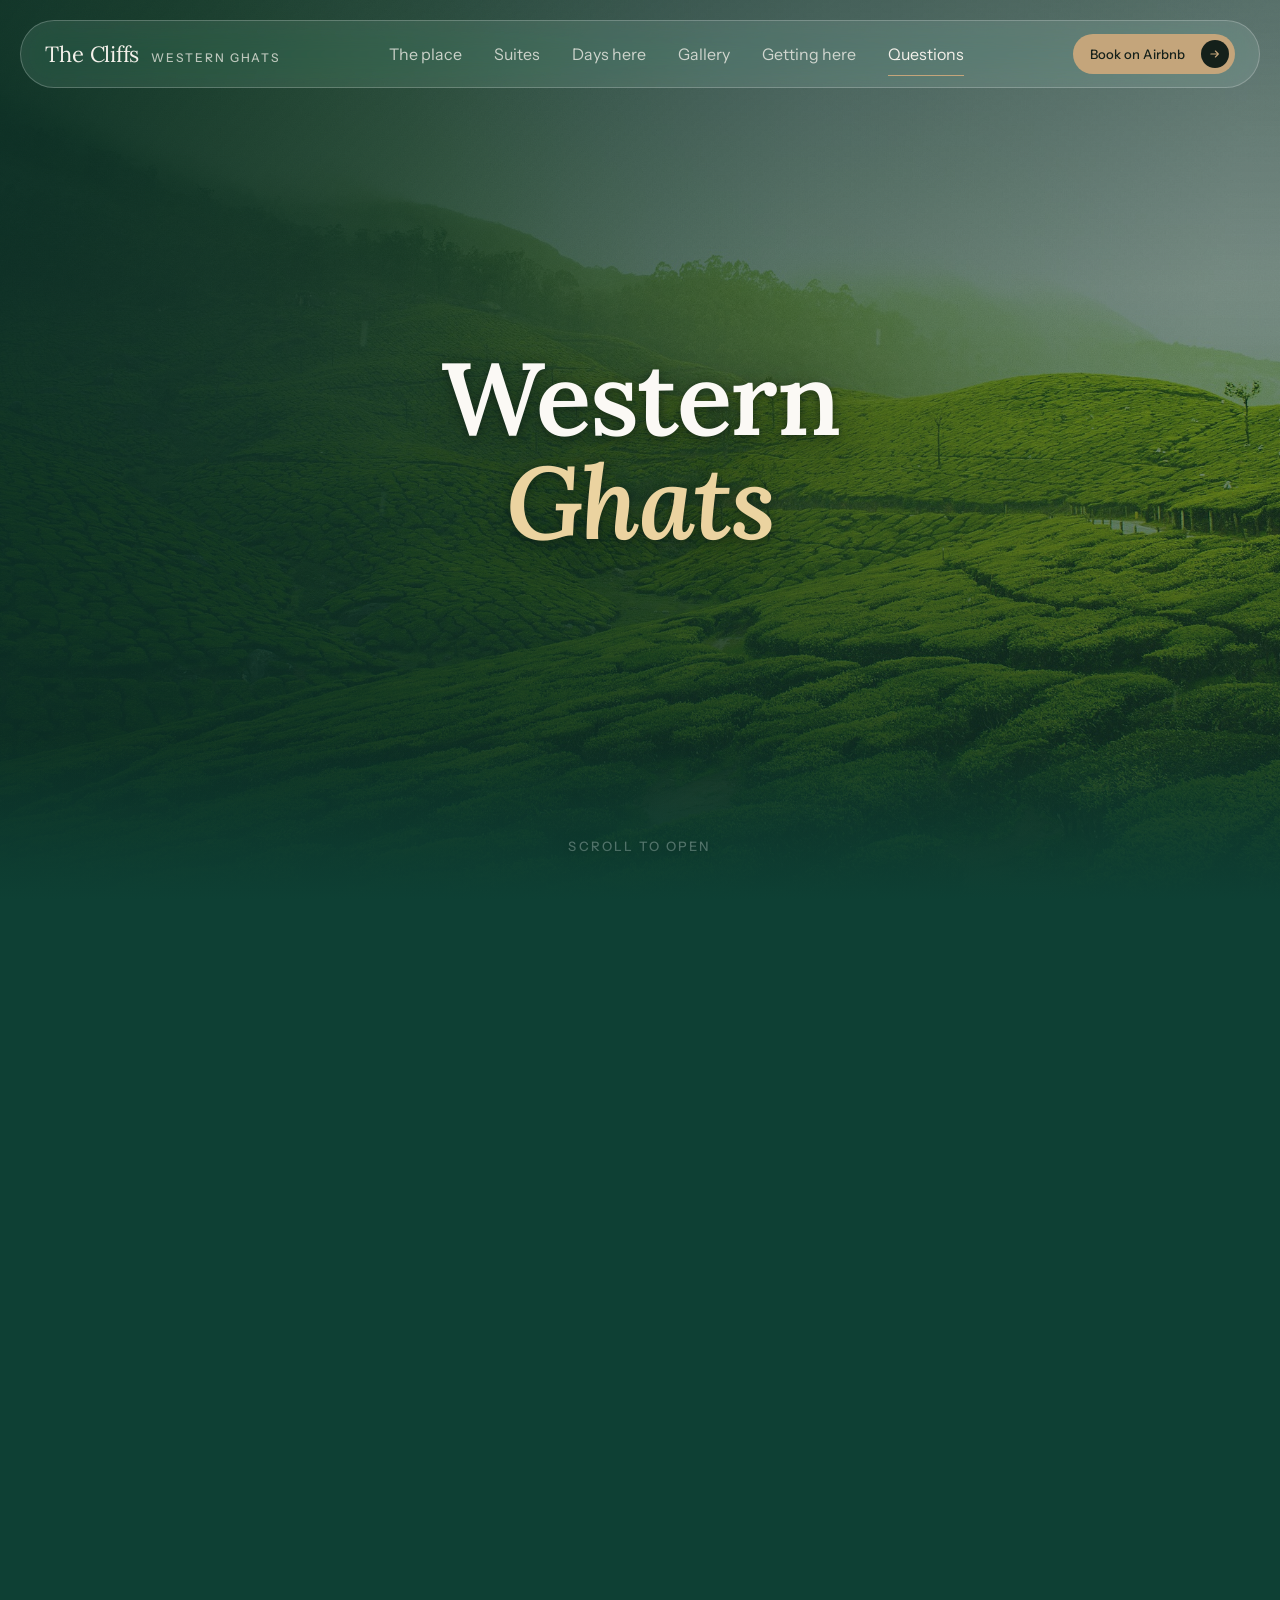
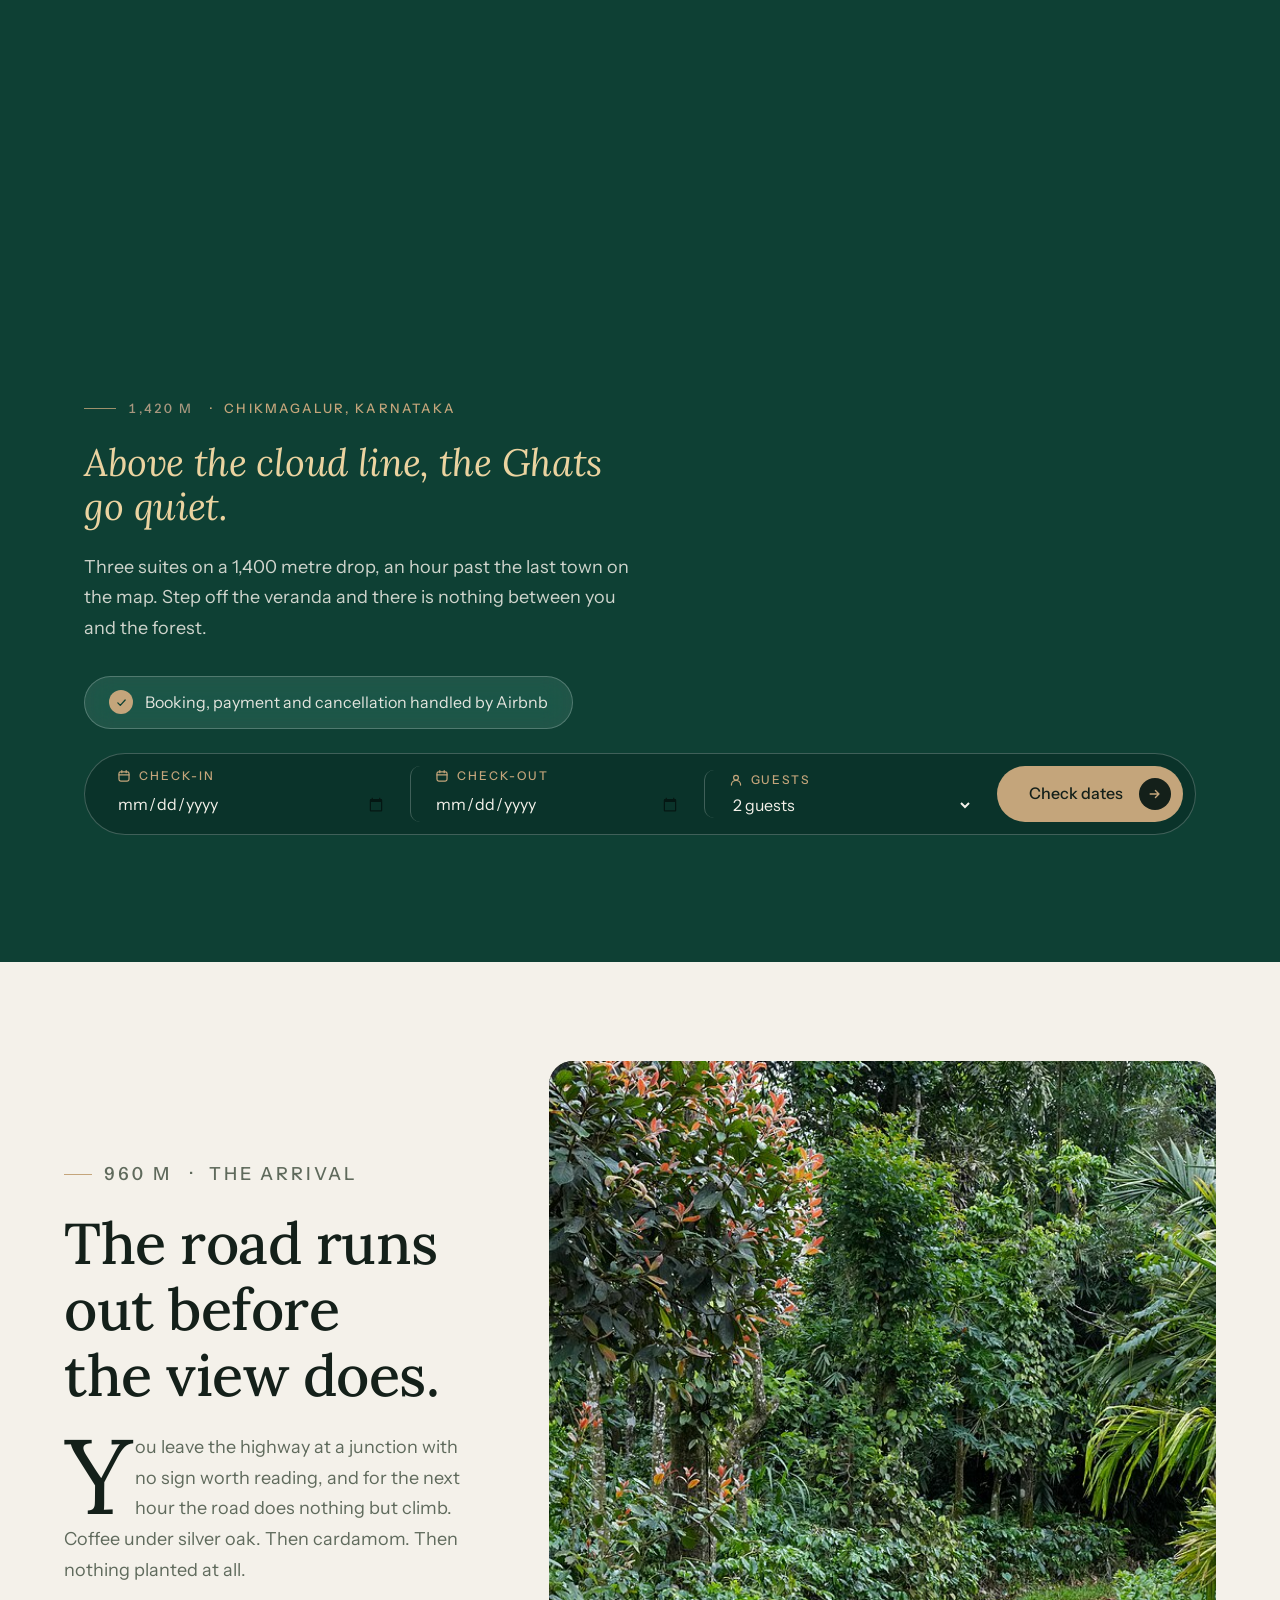
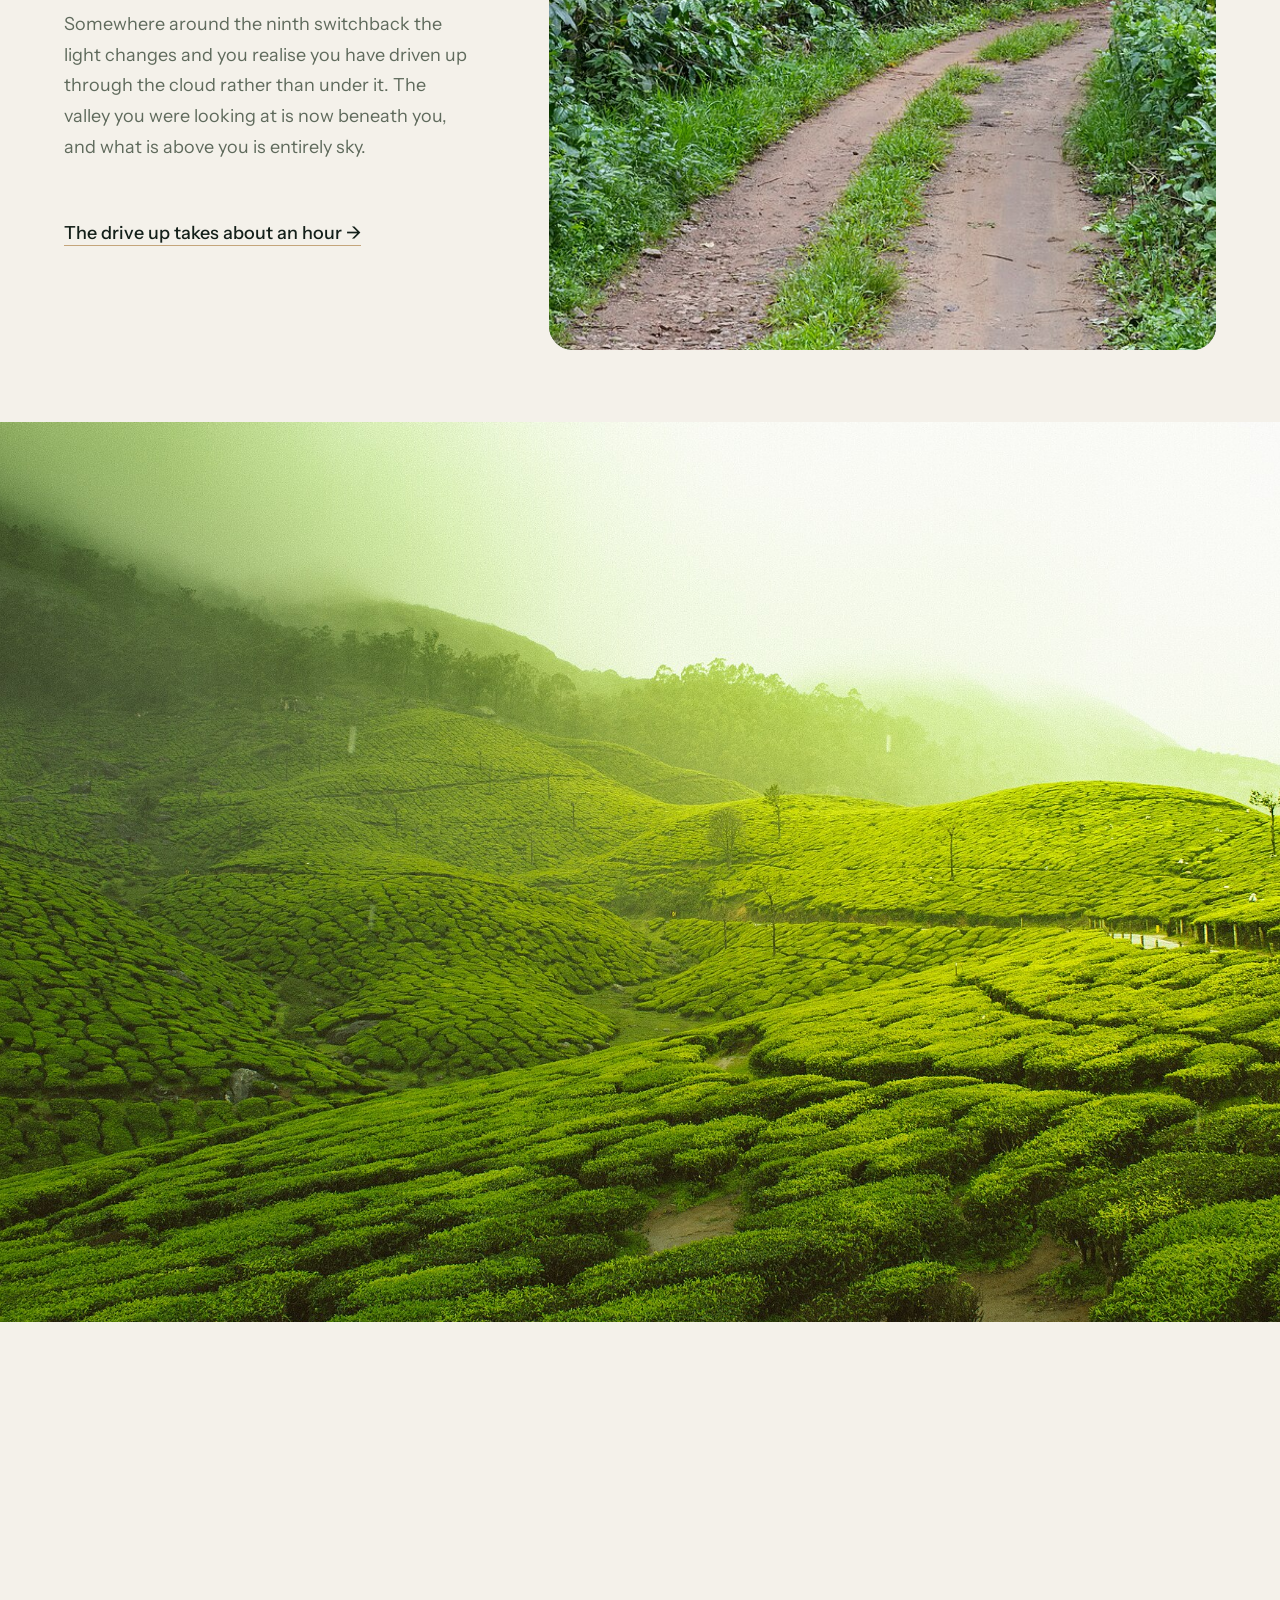
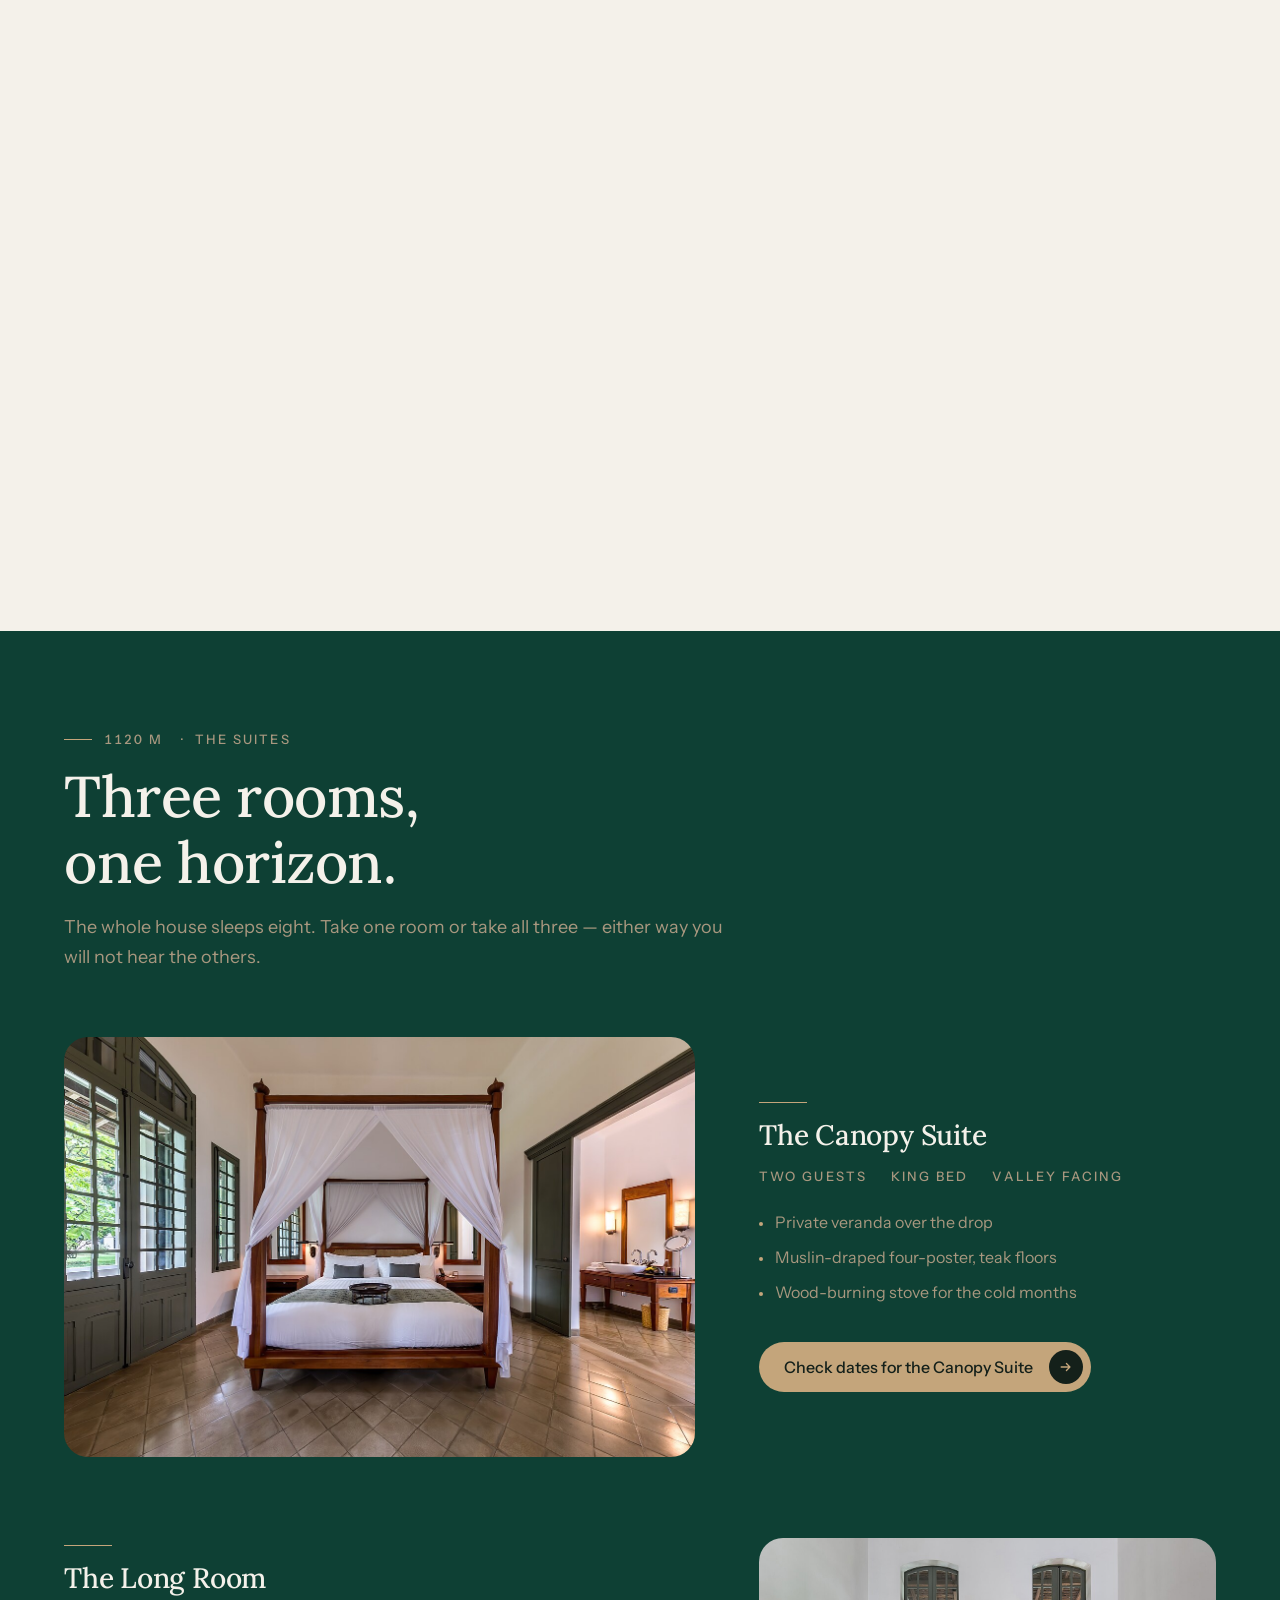
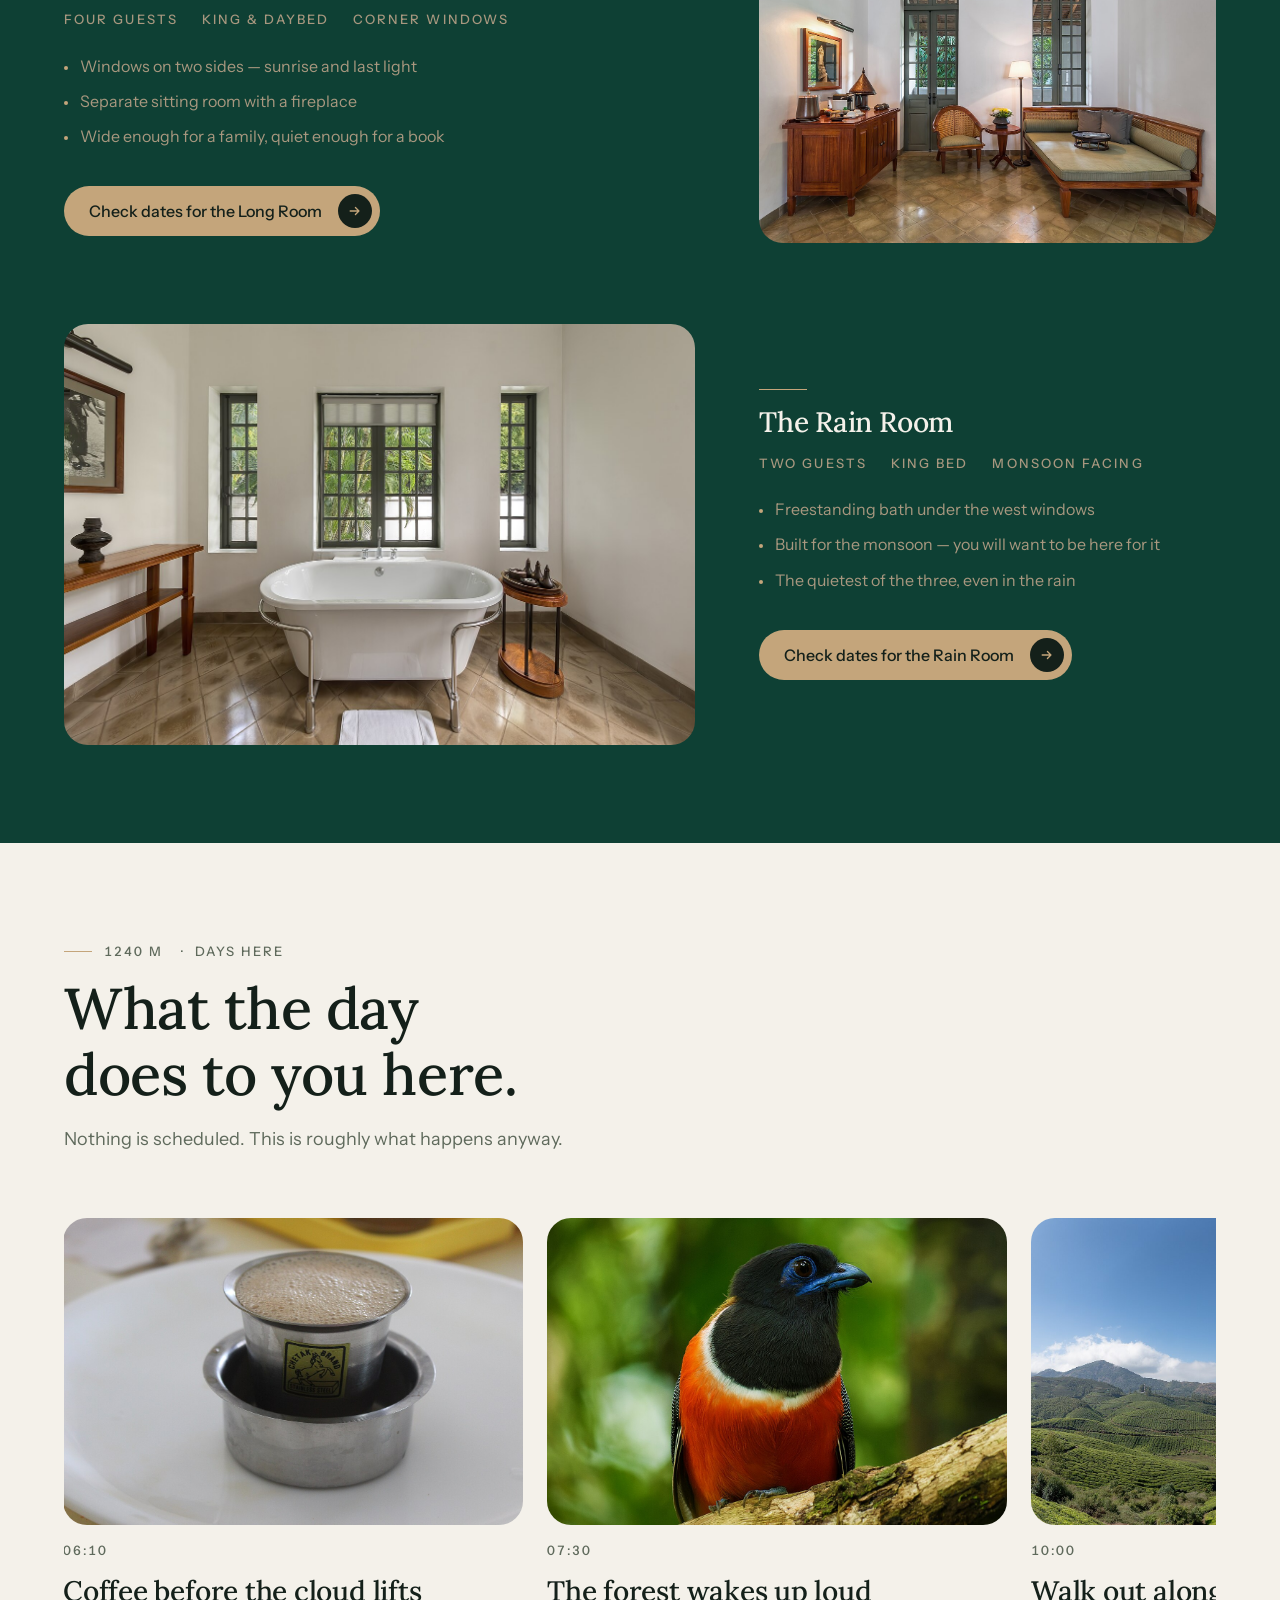
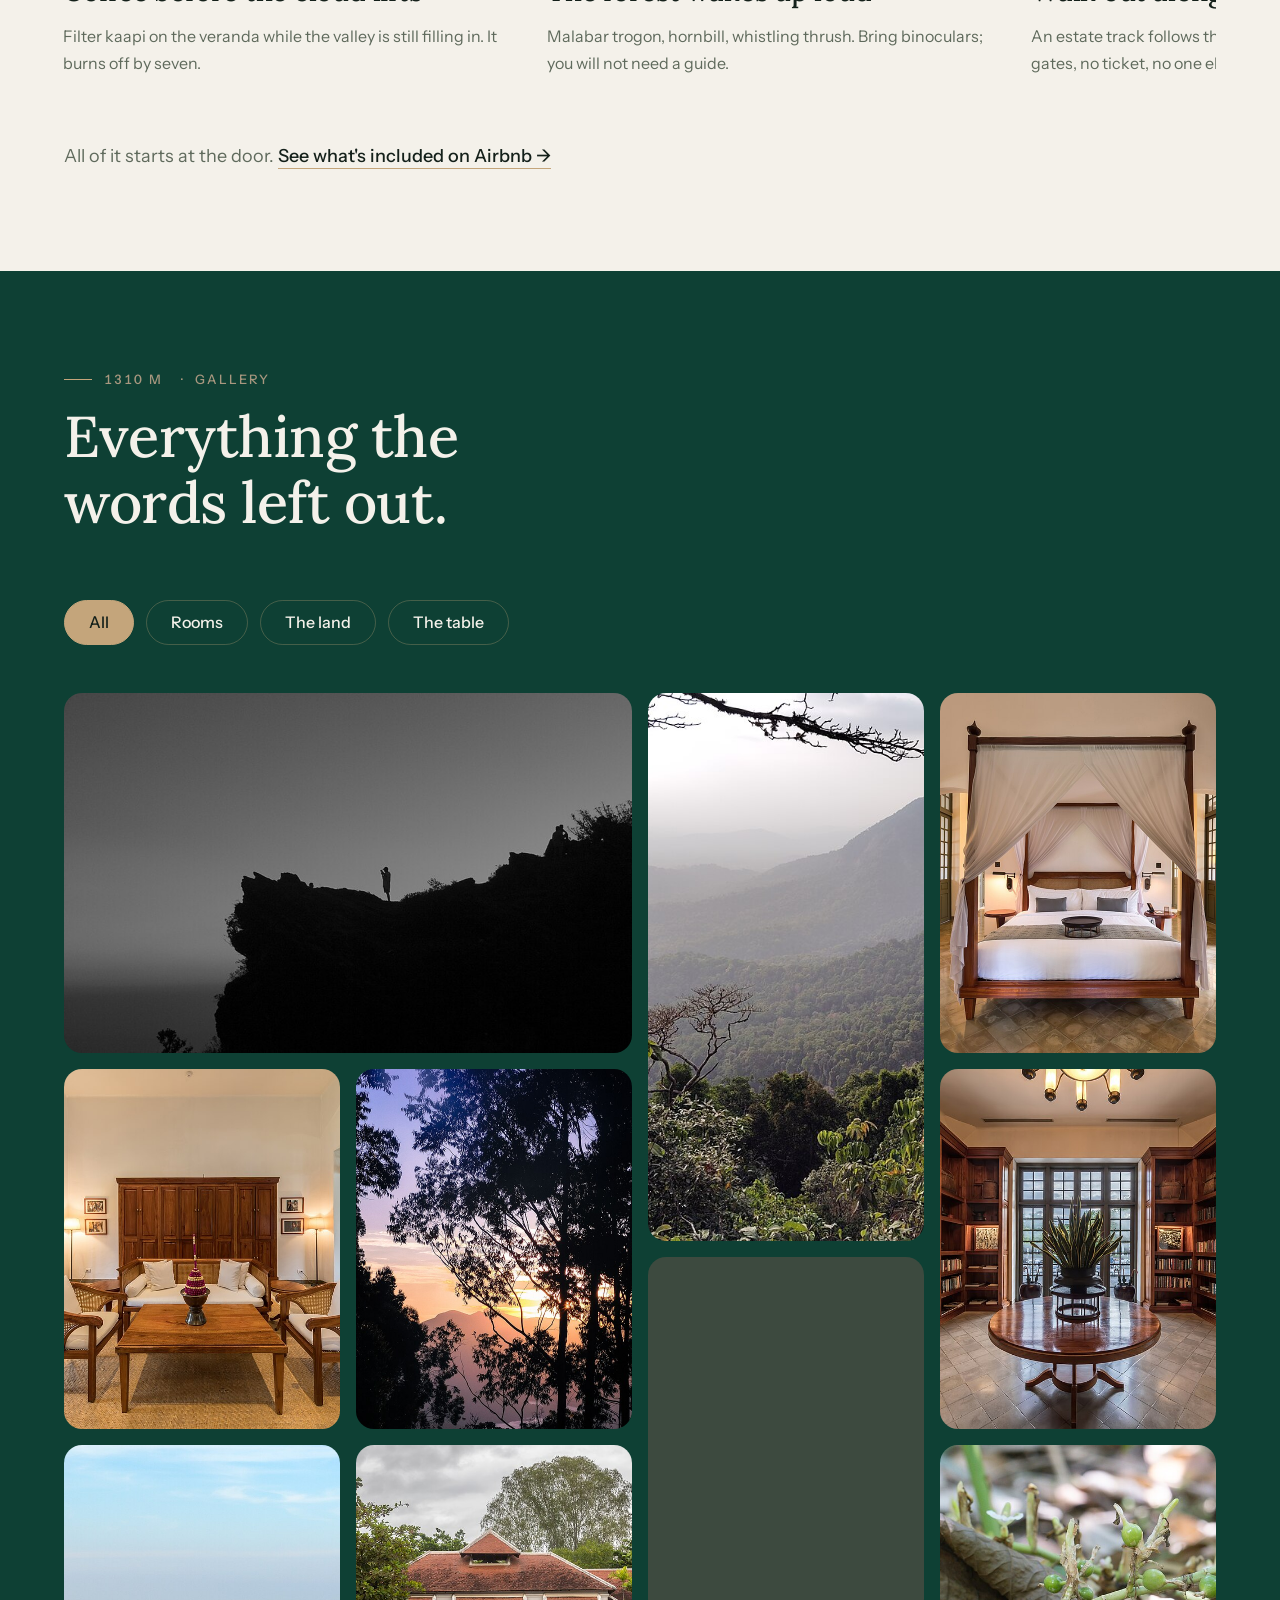
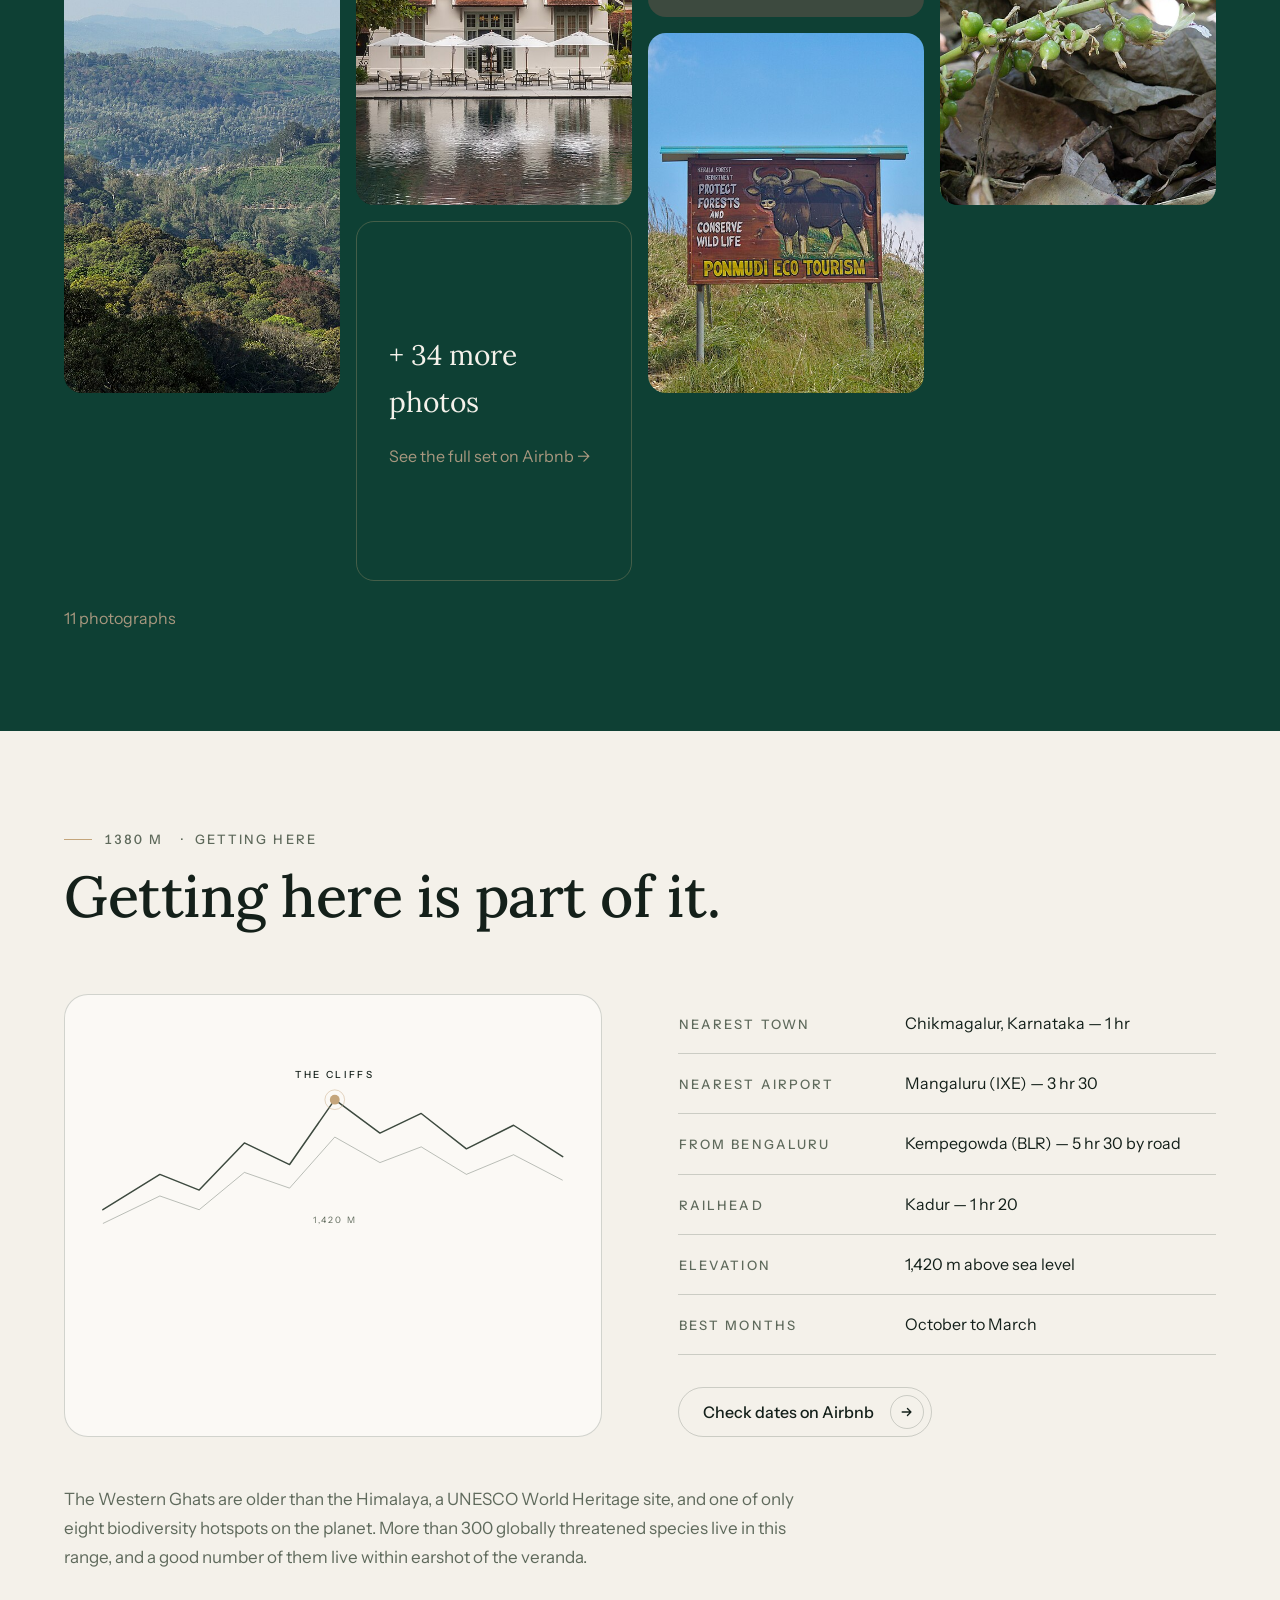
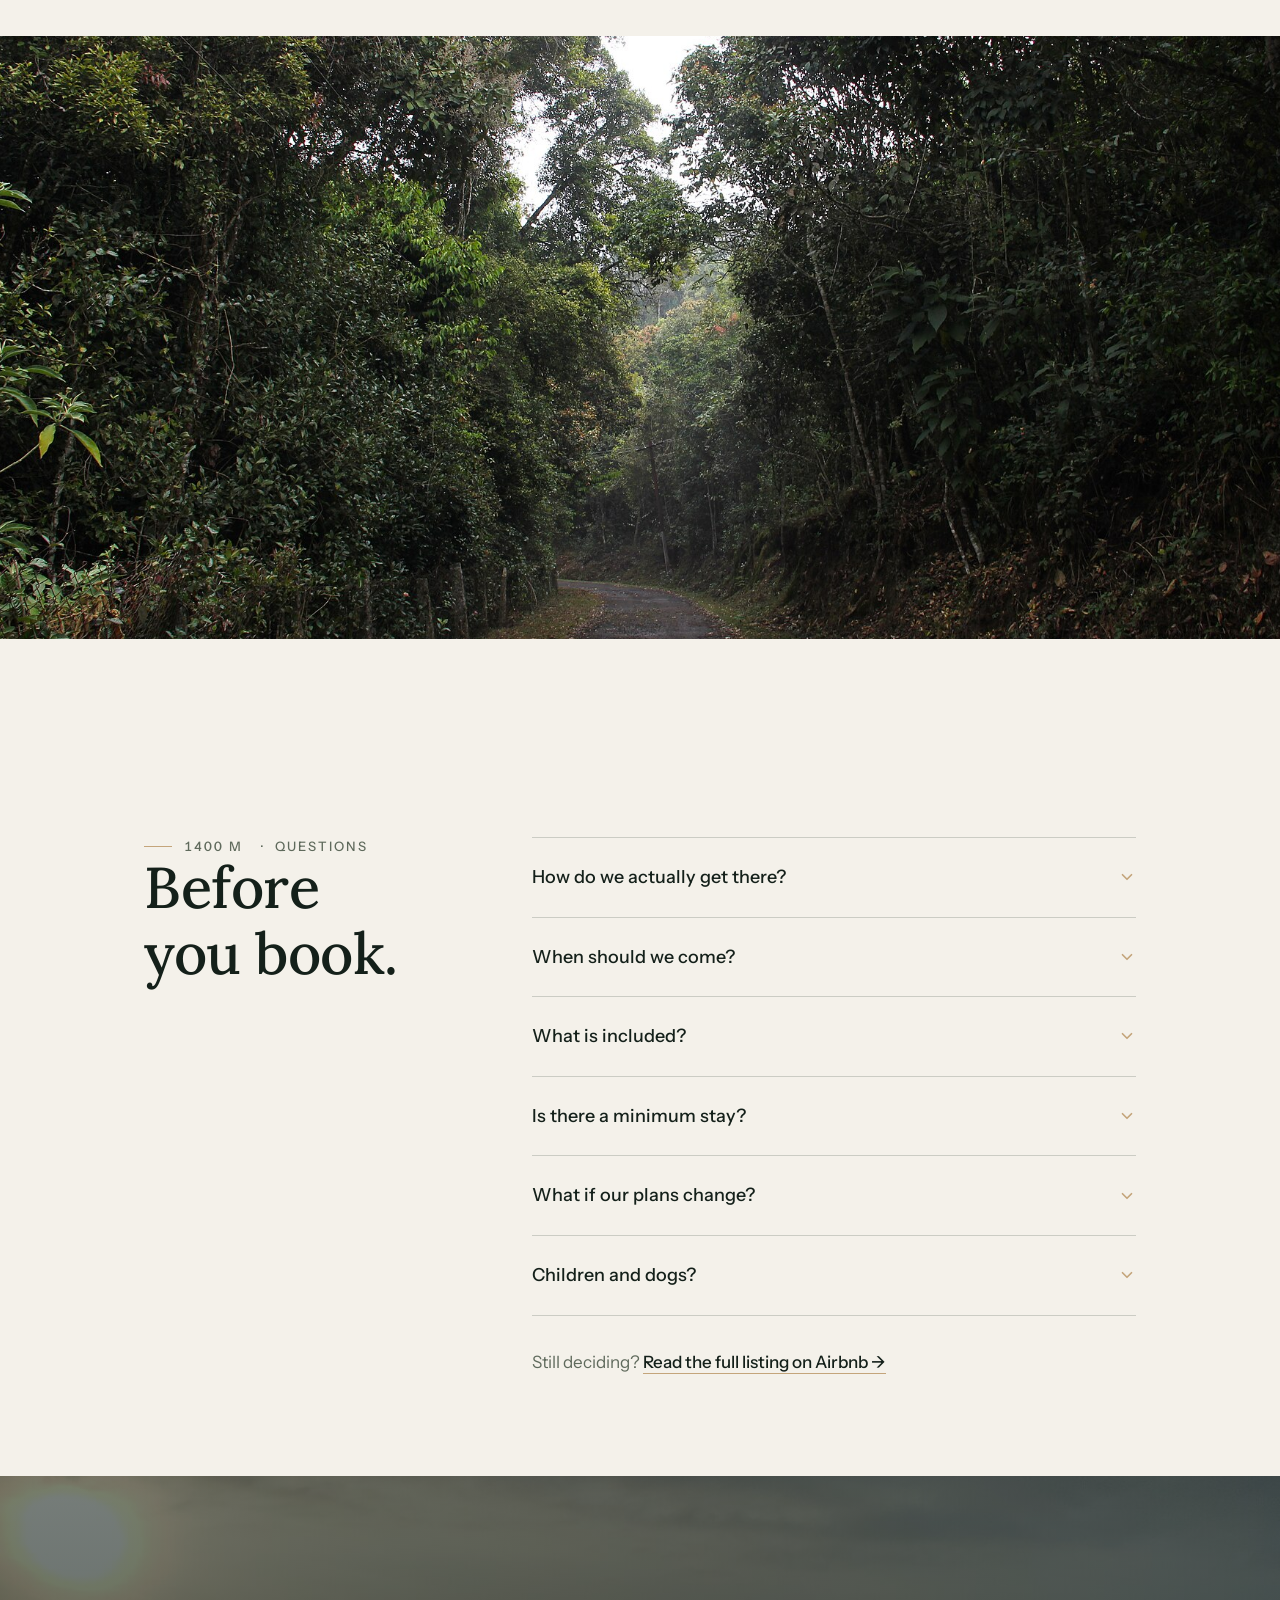
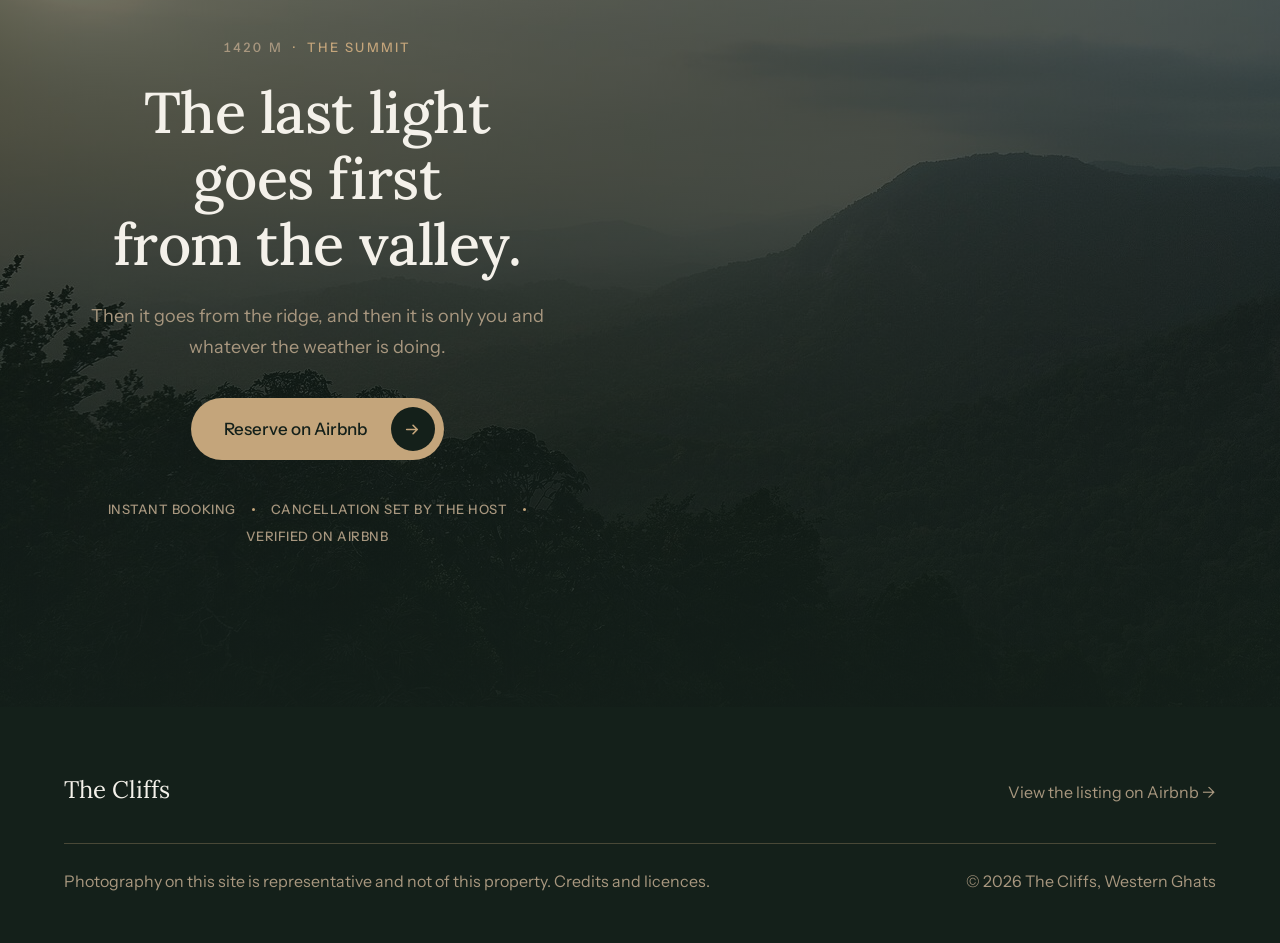
<file: index.html>
<!DOCTYPE html>
<html lang="en-IN">
<head>
<meta charset="utf-8">
<meta name="viewport" content="width=device-width, initial-scale=1">

<title>The Cliffs — A Clifftop Retreat in the Western Ghats</title>
<meta name="description" content="Three suites at the edge of a 1,400-metre drop in the Western Ghats, an hour past the last town on the map. Booking handled by Airbnb.">
<link rel="canonical" href="https://the-cliffs.netlify.app/">
<!-- Pine, not cream: the first thing on screen is the dark hero card, so
     cream browser chrome sat as a bright band above a dark page on mobile. -->
<meta name="theme-color" content="#0E4034">

<!-- Hero preload before the stylesheets so the preload scanner finds it first.
     This must stay identical to the hero background <img>'s source, or the
     browser picks a different candidate and downloads the picture twice.
     place-band ships at one width only, so this is a plain href. -->
<link rel="preload" as="image" fetchpriority="high"
      href="assets/images/place-band-1920.jpg">

<meta property="og:type" content="website">
<meta property="og:site_name" content="The Cliffs">
<meta property="og:title" content="The Cliffs — A Clifftop Retreat in the Western Ghats">
<meta property="og:description" content="Three suites at the edge of a 1,400-metre drop in the Western Ghats, an hour past the last town on the map.">
<meta property="og:url" content="https://the-cliffs.netlify.app/">
<meta property="og:image" content="https://the-cliffs.netlify.app/assets/images/og-cover-1280.jpg">
<meta property="og:image:width" content="1280">
<meta property="og:image:height" content="853">
<meta property="og:image:alt" content="Cloud moving through forested ridges in the Western Ghats at first light.">
<meta property="og:locale" content="en_IN">
<meta name="twitter:card" content="summary_large_image">

<link rel="icon" href="favicon.svg" type="image/svg+xml">
<link rel="manifest" href="site.webmanifest">

<link rel="preconnect" href="https://fonts.googleapis.com">
<link rel="preconnect" href="https://fonts.gstatic.com" crossorigin>
<!-- display=optional, not swap.

     With `swap` the browser paints the fallback immediately and then
     re-paints every heading and paragraph the moment the webfont arrives —
     that second pass is the "words load, then get replaced" flicker.

     `optional` gives the font a short window to arrive: if it makes it, it
     is used from the very first paint; if it does not, the fallback is kept
     for this load and the font is cached for the next one. Either way the
     text is only ever painted once — there is no swap.

     This is safe here specifically because the @font-face fallbacks in
     01-tokens.css are metric-adjusted (size-adjust / ascent-override), so
     the fallback occupies identical space and a miss costs no layout. -->
<link rel="stylesheet" href="https://fonts.googleapis.com/css2?family=Lora:ital,wght@0,400..600;1,400..600&family=Instrument+Sans:wght@400;500&display=optional">

<link rel="stylesheet" href="css/01-tokens.css">
<link rel="stylesheet" href="css/02-base.css">
<link rel="stylesheet" href="css/03-layout.css">
<link rel="stylesheet" href="css/04-components.css">
<link rel="stylesheet" href="css/05-sections.css">
<link rel="stylesheet" href="css/06-motion.css">

<!-- Scopes every "hidden until revealed" rule to .js. Without this, a failed
     script would leave the whole page invisible instead of merely unanimated. -->
<script>document.documentElement.classList.add('js');</script>
</head>
<body>

<a class="skip-link" href="#main">Skip to content</a>

<header class="nav" id="nav">
  <div class="container nav__inner">
    <a class="nav__brand" href="#hero">
      The Cliffs
      <small>Western&nbsp;Ghats</small>
    </a>

    <nav class="nav__links" aria-label="Primary">
      <a class="nav__link" href="#place">The place</a>
      <a class="nav__link" href="#suites">Suites</a>
      <a class="nav__link" href="#experiences">Days here</a>
      <a class="nav__link" href="#gallery">Gallery</a>
      <a class="nav__link" href="#location">Getting here</a>
      <a class="nav__link" href="#questions">Questions</a>
    </nav>

    <a class="btn btn--brass btn--sm nav__cta"
       data-cta="nav"
       href="https://www.airbnb.co.in/" target="_blank" rel="noopener">
      Book on Airbnb
      <span class="btn__badge" aria-hidden="true">
        <svg viewBox="0 0 16 16" fill="none" stroke="currentColor" stroke-width="1.5"><path d="M2.5 8h10M8.5 4l4 4-4 4" stroke-linecap="round" stroke-linejoin="round"/></svg>
      </span>
    </a>
  </div>
</header>

<main id="main">

  <!-- ══════════ 1 · HERO — 840 M ══════════
       A clip-path window that opens as you scroll, over a photograph that
       is full-bleed and loaded from the first frame — the mask moves, the
       image does not arrive. The supporting copy and booking bar sit on
       pine below.

       The track supplies the scroll distance; the stage pins to the top of
       it; progress through the track (0 → 1) drives the window, the zoom
       and the headline's pool of shade through one custom property, --hp.

       Nothing here hijacks the wheel. Progress is read from real scroll
       position, so keyboard scrolling, dragging the scrollbar, Page Down,
       Home/End and find-in-page all behave normally.

       Without JS the track collapses and --hp stays 1, so the hero renders
       as a plain full-bleed photograph.                                   -->
  <section class="section hero" id="hero" aria-labelledby="hero-title" data-theme="dark">

    <div class="hero__track">
      <div class="hero__stage">

        <!-- The tea slopes, behind everything, receding as the card opens -->
        <img data-slot="place-band"
             src="assets/images/place-band-1920.jpg"
             sizes="100vw"
             width="1920" height="1280"
             fetchpriority="high" decoding="async"
             class="hero__bg"
             alt="Tea slopes under low cloud in the Western Ghats, ridges fading back into mist.">

        <div class="hero__scrim" aria-hidden="true"></div>

        <!-- The card that opens. Absent at rest and fading in only once the
             scroll has begun, so the first thing on screen is the landscape
             and the name, and the card is something the visitor uncovers. -->
        <figure class="hero__media">
          <img data-slot="hero-cloudline"
               src="assets/images/hero-cloudline-1920.jpg"
               srcset="assets/images/hero-cloudline-1280.jpg 1280w,
                       assets/images/hero-cloudline-1920.jpg 1920w"
               sizes="(max-width: 768px) 95vw, min(95vw, 1550px)"
               width="1920" height="1280"
               decoding="async"
               alt="Cloud moving through steep forested ridges, palms in the foreground.">
          <span class="hero__media-veil" aria-hidden="true"></span>
        </figure>

        <h1 class="hero__title" id="hero-title">
          <span class="hero__word hero__word--in">Western</span>
          <span class="hero__word hero__word--out">Ghats</span>
        </h1>

        <div class="hero__fade" aria-hidden="true"></div>
        <p class="label hero__cue" aria-hidden="true">Scroll to open</p>
      </div>
    </div>

    <div class="hero__after">
      <div class="hero__inner">
        <!-- The name leaves the frame as the card opens, so the section is
             wordless by the time a visitor reaches this. The kicker and the
             standfirst carry the copy from here. -->
        <p class="label hero__kicker">
          <span class="altitude">1,420 M</span> &nbsp;·&nbsp; Chikmagalur, Karnataka
        </p>

        <p class="hero__standfirst">Above the cloud line, the Ghats go quiet.</p>

        <p class="hero__lead">
          Three suites on a 1,400&nbsp;metre drop, an hour past the last town
          on the map. Step off the veranda and there is nothing between you
          and the forest.
        </p>

        <p class="trust-pill trust-pill--glass">
          <span class="trust-pill__mark" aria-hidden="true">
            <svg viewBox="0 0 16 16" fill="none" stroke="currentColor" stroke-width="1.6"><path d="M3.5 8.5l3 3 6-6.5" stroke-linecap="round" stroke-linejoin="round"/></svg>
          </span>
          Booking, payment and cancellation handled by Airbnb
        </p>
      </div>

        <!-- Unlike the reference's decorative search bar, this one works:
             the dates and guest count are appended to the Airbnb URL as
             check_in / check_out / adults, so the listing opens already
             filled in. With JS off the button still links to the listing. -->
        <div class="checkbar" role="group" aria-labelledby="checkbar-title">
          <h2 class="sr-only" id="checkbar-title">Check availability</h2>

          <div class="checkbar__field">
            <label class="checkbar__label" for="cb-in">
              <svg viewBox="0 0 16 16" fill="none" stroke="currentColor" stroke-width="1.4" aria-hidden="true"><rect x="2.25" y="3.25" width="11.5" height="10.5" rx="2"/><path d="M2.25 6.75h11.5M5.5 1.75v2.5M10.5 1.75v2.5" stroke-linecap="round"/></svg>
              Check-in
            </label>
            <input class="checkbar__input" type="date" id="cb-in" data-checkbar="in">
          </div>

          <div class="checkbar__field">
            <label class="checkbar__label" for="cb-out">
              <svg viewBox="0 0 16 16" fill="none" stroke="currentColor" stroke-width="1.4" aria-hidden="true"><rect x="2.25" y="3.25" width="11.5" height="10.5" rx="2"/><path d="M2.25 6.75h11.5M5.5 1.75v2.5M10.5 1.75v2.5" stroke-linecap="round"/></svg>
              Check-out
            </label>
            <input class="checkbar__input" type="date" id="cb-out" data-checkbar="out">
          </div>

          <div class="checkbar__field">
            <label class="checkbar__label" for="cb-guests">
              <svg viewBox="0 0 16 16" fill="none" stroke="currentColor" stroke-width="1.4" aria-hidden="true"><circle cx="8" cy="5.5" r="2.75"/><path d="M2.75 13.75c0-2.9 2.35-5.25 5.25-5.25s5.25 2.35 5.25 5.25" stroke-linecap="round"/></svg>
              Guests
            </label>
            <select class="checkbar__input" id="cb-guests" data-checkbar="guests">
              <option value="">Add guests</option>
              <option value="1">1 guest</option>
              <option value="2" selected>2 guests</option>
              <option value="3">3 guests</option>
              <option value="4">4 guests</option>
              <option value="5">5 guests</option>
              <option value="6">6 guests</option>
              <option value="7">7 guests</option>
              <option value="8">8 guests</option>
            </select>
          </div>

          <a class="checkbar__go" data-cta="checkbar" data-checkbar="go"
             href="https://www.airbnb.co.in/" target="_blank" rel="noopener">
            <span class="checkbar__go-text">Check dates</span>
            <span class="checkbar__go-badge" aria-hidden="true">
              <svg viewBox="0 0 16 16" fill="none" stroke="currentColor" stroke-width="1.6"><path d="M2.5 8h10M8.5 4l4 4-4 4" stroke-linecap="round" stroke-linejoin="round"/></svg>
            </span>
            <span class="sr-only"> on Airbnb, opens in a new tab</span>
          </a>
        </div>
    </div>
  </section>


  <!-- ══════════ 2 · THE PLACE — 960 M ══════════ -->
  <section class="section place" id="place" aria-labelledby="place-title">
    <div class="container">

      <div class="split">
        <div class="place__prose reveal">
          <p class="label section-head__eyebrow">
            <span class="altitude">960 M</span> &nbsp;·&nbsp; The arrival
          </p>
          <h2 id="place-title">The road runs out before the view&nbsp;does.</h2>
          <p class="place__lede">
            You leave the highway at a junction with no sign worth reading, and for
            the next hour the road does nothing but climb. Coffee under silver oak.
            Then cardamom. Then nothing planted at all.
          </p>
          <p>
            Somewhere around the ninth switchback the light changes and you realise
            you have driven up through the cloud rather than under it. The valley
            you were looking at is now beneath you, and what is above you is
            entirely sky.
          </p>
          <p class="place__onward">
            <a class="link-inline" href="#location">The drive up takes about an hour &rarr;</a>
          </p>
        </div>

        <div class="place__media reveal reveal-img reveal--right">
          <div class="frame">
            <img data-slot="place-road"
                 src="assets/images/place-road-1280.jpg"
                 sizes="(min-width: 900px) 56vw, 92vw"
                 width="1280" height="853"
                 loading="lazy" decoding="async"
                 alt="A red laterite track climbing through dense coffee plantation and palms.">
          </div>
        </div>
      </div>

    </div>

    <!-- Pinned band: holds while the page scrolls past it -->
    <div class="place__band bleed">
      <div class="place__band-sticky">
        <div class="frame">
          <img data-slot="place-band"
               src="assets/images/place-band-1920.jpg"
               sizes="100vw"
               width="1920" height="1280"
               loading="lazy" decoding="async"
               class="place__band-img"
               alt="Mist rolling low across terraced tea slopes in the Western Ghats.">
          <!-- No .mist here, for the same reason as the hero: this photograph
               is already three-quarters cloud, and the overlay bleached it to
               near-white. The mist belongs on crisp images, not misty ones. -->
        </div>
      </div>
    </div>
  </section>


  <!-- ══════════ 3 · THE SUITES — 1120 M ══════════ -->
  <section class="section suites" id="suites" data-theme="dark" aria-labelledby="suites-title">
    <div class="container">

      <div class="section-head reveal">
        <p class="label section-head__eyebrow">
          <span class="altitude">1120 M</span> &nbsp;·&nbsp; The suites
        </p>
        <h2 id="suites-title">Three rooms, one horizon.</h2>
        <p class="section-head__lead">
          The whole house sleeps eight. Take one room or take all three — either way
          you will not hear the others.
        </p>
      </div>

      <div class="suites__list">

        <article class="suite reveal reveal--group">
          <div class="suite__media">
            <div class="frame">
              <img data-slot="suite-canopy"
                   src="assets/images/suite-canopy-1280.jpg"
                   srcset="assets/images/suite-canopy-1280.jpg 1280w,
                           assets/images/suite-canopy-1920.jpg 1920w"
                   sizes="(min-width: 900px) 52vw, 92vw"
                   width="1920" height="1280"
                   loading="lazy" decoding="async"
                   alt="A four-poster teak bed with white muslin drapes, terracotta floor and tall shuttered doors open to greenery.">
            </div>
          </div>
          <div class="suite__body">
            <div class="suite__rule" aria-hidden="true"></div>
            <h3>The Canopy Suite</h3>
            <p class="label suite__meta"><span>Two guests</span><span>King bed</span><span>Valley facing</span></p>
            <ul class="suite__amenities">
              <li>Private veranda over the drop</li>
              <li>Muslin-draped four-poster, teak floors</li>
              <li>Wood-burning stove for the cold months</li>
            </ul>
            <a class="btn btn--brass suite__cta"
               data-cta="suite-canopy"
               href="https://www.airbnb.co.in/" target="_blank" rel="noopener">
              Check dates for the Canopy Suite
              <span class="btn__badge" aria-hidden="true">
                <svg viewBox="0 0 16 16" fill="none" stroke="currentColor" stroke-width="1.5"><path d="M2.5 8h10M8.5 4l4 4-4 4" stroke-linecap="round" stroke-linejoin="round"/></svg>
              </span>
            </a>
          </div>
        </article>

        <article class="suite suite--flip reveal reveal--group">
          <div class="suite__media">
            <div class="frame">
              <img data-slot="suite-veranda"
                   src="assets/images/suite-veranda-1280.jpg"
                   srcset="assets/images/suite-veranda-1280.jpg 1280w,
                           assets/images/suite-veranda-1920.jpg 1920w"
                   sizes="(min-width: 900px) 52vw, 92vw"
                   width="1920" height="1280"
                   loading="lazy" decoding="async"
                   alt="A sitting room with a low teak daybed, cane armchairs and arched doors opening onto the garden.">
            </div>
          </div>
          <div class="suite__body">
            <div class="suite__rule" aria-hidden="true"></div>
            <h3>The Long Room</h3>
            <p class="label suite__meta"><span>Four guests</span><span>King &amp; daybed</span><span>Corner windows</span></p>
            <ul class="suite__amenities">
              <li>Windows on two sides — sunrise and last light</li>
              <li>Separate sitting room with a fireplace</li>
              <li>Wide enough for a family, quiet enough for a book</li>
            </ul>
            <a class="btn btn--brass suite__cta"
               data-cta="suite-long-room"
               href="https://www.airbnb.co.in/" target="_blank" rel="noopener">
              Check dates for the Long Room
              <span class="btn__badge" aria-hidden="true">
                <svg viewBox="0 0 16 16" fill="none" stroke="currentColor" stroke-width="1.5"><path d="M2.5 8h10M8.5 4l4 4-4 4" stroke-linecap="round" stroke-linejoin="round"/></svg>
              </span>
            </a>
          </div>
        </article>

        <article class="suite reveal reveal--group">
          <div class="suite__media">
            <div class="frame">
              <img data-slot="suite-bath"
                   src="assets/images/suite-bath-1280.jpg"
                   srcset="assets/images/suite-bath-1280.jpg 1280w,
                           assets/images/suite-bath-1920.jpg 1920w"
                   sizes="(min-width: 900px) 52vw, 92vw"
                   width="1920" height="1280"
                   loading="lazy" decoding="async"
                   alt="A freestanding bath below three tall green-framed windows looking onto palms.">
            </div>
          </div>
          <div class="suite__body">
            <div class="suite__rule" aria-hidden="true"></div>
            <h3>The Rain Room</h3>
            <p class="label suite__meta"><span>Two guests</span><span>King bed</span><span>Monsoon facing</span></p>
            <ul class="suite__amenities">
              <li>Freestanding bath under the west windows</li>
              <li>Built for the monsoon — you will want to be here for it</li>
              <li>The quietest of the three, even in the rain</li>
            </ul>
            <a class="btn btn--brass suite__cta"
               data-cta="suite-rain-room"
               href="https://www.airbnb.co.in/" target="_blank" rel="noopener">
              Check dates for the Rain Room
              <span class="btn__badge" aria-hidden="true">
                <svg viewBox="0 0 16 16" fill="none" stroke="currentColor" stroke-width="1.5"><path d="M2.5 8h10M8.5 4l4 4-4 4" stroke-linecap="round" stroke-linejoin="round"/></svg>
              </span>
            </a>
          </div>
        </article>

      </div>
    </div>
  </section>


  <!-- ══════════ 4 · EXPERIENCES — 1240 M ══════════ -->
  <section class="section exp" id="experiences" aria-labelledby="exp-title">
    <div class="container">
      <div class="section-head reveal">
        <p class="label section-head__eyebrow">
          <span class="altitude">1240 M</span> &nbsp;·&nbsp; Days here
        </p>
        <h2 id="exp-title">What the day does to you&nbsp;here.</h2>
        <p class="section-head__lead">
          Nothing is scheduled. This is roughly what happens anyway.
        </p>
      </div>
    </div>

    <div class="exp__rail-wrap">
      <div class="exp__pin">
        <div class="container">
          <ul class="rail" tabindex="0" aria-label="Things to do at The Cliffs — scroll horizontally">

            <li class="rail__panel">
              <div class="frame">
                <img data-slot="exp-coffee" src="assets/images/exp-coffee-1280.jpg"
                     sizes="(min-width: 900px) 40vw, 78vw" width="1280" height="853"
                     loading="lazy" decoding="async"
                     alt="A steel tumbler of South Indian filter coffee, poured and frothing.">
              </div>
              <p class="label rail__index">06:10</p>
              <h3 class="rail__title">Coffee before the cloud lifts</h3>
              <p class="rail__text">Filter kaapi on the veranda while the valley is still filling in. It burns off by seven.</p>
            </li>

            <li class="rail__panel">
              <div class="frame">
                <img data-slot="exp-trogon" src="assets/images/exp-trogon-1280.jpg"
                     sizes="(min-width: 900px) 40vw, 78vw" width="1280" height="853"
                     loading="lazy" decoding="async"
                     alt="A Malabar trogon perched on a mossy branch, orange breast against green forest.">
              </div>
              <p class="label rail__index">07:30</p>
              <h3 class="rail__title">The forest wakes up loud</h3>
              <p class="rail__text">Malabar trogon, hornbill, whistling thrush. Bring binoculars; you will not need a guide.</p>
            </li>

            <li class="rail__panel">
              <div class="frame">
                <img data-slot="exp-tea" src="assets/images/exp-tea-1920.jpg"
                     sizes="(min-width: 900px) 40vw, 78vw" width="1920" height="839"
                     loading="lazy" decoding="async"
                     alt="Terraced tea slopes rolling away toward distant peaks under a wide sky.">
              </div>
              <p class="label rail__index">10:00</p>
              <h3 class="rail__title">Walk out along the ridge</h3>
              <p class="rail__text">An estate track follows the contour for four kilometres. No gates, no ticket, no one else.</p>
            </li>

            <li class="rail__panel">
              <div class="frame">
                <img data-slot="exp-waterfall" src="assets/images/exp-waterfall-1280.jpg"
                     sizes="(min-width: 900px) 40vw, 78vw" width="1280" height="853"
                     loading="lazy" decoding="async"
                     alt="A waterfall falling through dense green forest in the Western Ghats.">
              </div>
              <p class="label rail__index">15:00</p>
              <h3 class="rail__title">Down to the water</h3>
              <p class="rail__text">Forty minutes down through shola forest to a pool cold enough to make you shout.</p>
            </li>

            <li class="rail__panel">
              <div class="frame">
                <img data-slot="exp-spa" src="assets/images/exp-spa-1280.jpg"
                     sizes="(min-width: 900px) 40vw, 78vw" width="1280" height="853"
                     loading="lazy" decoding="async"
                     alt="A quiet treatment room with a made massage bed and shuttered windows.">
              </div>
              <p class="label rail__index">18:45</p>
              <h3 class="rail__title">Then nothing at all</h3>
              <p class="rail__text">A treatment can be arranged in the room. Most people just sit outside until it is dark.</p>
            </li>

          </ul>
        </div>
      </div>
    </div>

    <div class="container">
      <p class="exp__close reveal">
        All of it starts at the door.
        <a class="link-inline" data-cta="experiences"
           href="https://www.airbnb.co.in/" target="_blank" rel="noopener">See what's included on Airbnb &rarr;</a>
      </p>
    </div>
  </section>


  <!-- ══════════ 5 · GALLERY — 1310 M ══════════ -->
  <section class="section gallery-section" id="gallery" data-theme="dark" aria-labelledby="gallery-title">
    <div class="container">

      <div class="section-head reveal">
        <p class="label section-head__eyebrow">
          <span class="altitude">1310 M</span> &nbsp;·&nbsp; Gallery
        </p>
        <h2 id="gallery-title">Everything the words left out.</h2>
      </div>

      <div class="filters" role="group" aria-label="Filter photographs">
        <button class="filter" type="button" data-filter="all"   aria-pressed="true">All</button>
        <button class="filter" type="button" data-filter="rooms" aria-pressed="false">Rooms</button>
        <button class="filter" type="button" data-filter="land"  aria-pressed="false">The land</button>
        <button class="filter" type="button" data-filter="table" aria-pressed="false">The table</button>
      </div>

      <ul class="gallery reveal reveal--group" id="gallery-grid">

        <li class="gallery__item gallery__item--wide" data-cat="land" style="--i:0">
          <button class="gallery__btn" type="button" data-slot="gallery-cliff-figure" data-full="assets/images/gallery-cliff-figure-1920.jpg">
            <img src="assets/images/gallery-cliff-figure-960.jpg" sizes="(min-width:1180px) 45vw, (min-width:760px) 60vw, 92vw"
                 width="960" height="540" loading="lazy" decoding="async"
                 alt="A lone figure standing at the edge of a cliff, silhouetted against the last light.">
          </button>
        </li>

        <li class="gallery__item gallery__item--tall" data-cat="land" style="--i:1">
          <button class="gallery__btn" type="button" data-slot="gallery-mist-layers" data-full="assets/images/gallery-mist-layers-1920.jpg">
            <img src="assets/images/gallery-mist-layers-960.jpg" sizes="(min-width:1180px) 22vw, (min-width:760px) 30vw, 45vw"
                 width="960" height="723" loading="lazy" decoding="async"
                 alt="Layer upon layer of forested ridges fading into haze.">
          </button>
        </li>

        <li class="gallery__item" data-cat="rooms" style="--i:2">
          <button class="gallery__btn" type="button" data-slot="gallery-suite-bed" data-full="assets/images/gallery-suite-bed-1920.jpg">
            <img src="assets/images/gallery-suite-bed-960.jpg" sizes="(min-width:1180px) 22vw, (min-width:760px) 30vw, 45vw"
                 width="960" height="720" loading="lazy" decoding="async"
                 alt="A canopy bed with white drapes in a high-ceilinged room.">
          </button>
        </li>

        <li class="gallery__item" data-cat="rooms" style="--i:3">
          <button class="gallery__btn" type="button" data-slot="gallery-lounge-dusk" data-full="assets/images/gallery-lounge-dusk-1920.jpg">
            <img src="assets/images/gallery-lounge-dusk-960.jpg" sizes="(min-width:1180px) 22vw, (min-width:760px) 30vw, 45vw"
                 width="960" height="686" loading="lazy" decoding="async"
                 alt="A lamplit lounge with teak and cane furniture at dusk.">
          </button>
        </li>

        <li class="gallery__item" data-cat="land" style="--i:4">
          <button class="gallery__btn" type="button" data-slot="gallery-sunrise" data-full="assets/images/gallery-sunrise-1920.jpg">
            <img src="assets/images/gallery-sunrise-960.jpg" sizes="(min-width:1180px) 22vw, (min-width:760px) 30vw, 45vw"
                 width="960" height="720" loading="lazy" decoding="async"
                 alt="Sunrise over hills, low cloud sitting in the valleys below.">
          </button>
        </li>

        <li class="gallery__item" data-cat="rooms" style="--i:5">
          <button class="gallery__btn" type="button" data-slot="gallery-library" data-full="assets/images/gallery-library-1920.jpg">
            <img src="assets/images/gallery-library-960.jpg" sizes="(min-width:1180px) 22vw, (min-width:760px) 30vw, 45vw"
                 width="960" height="640" loading="lazy" decoding="async"
                 alt="A small library with shelves of books and a reading chair.">
          </button>
        </li>

        <li class="gallery__item" data-cat="table" style="--i:6">
          <button class="gallery__btn" type="button" data-slot="gallery-table" data-full="assets/images/gallery-table-1920.jpg">
            <img src="assets/images/gallery-table-960.jpg" sizes="(min-width:1180px) 22vw, (min-width:760px) 30vw, 45vw"
                 width="960" height="640" loading="lazy" decoding="async"
                 alt="A laid dining table with white linen and low lamplight.">
          </button>
        </li>

        <li class="gallery__item gallery__item--tall" data-cat="land" style="--i:7">
          <button class="gallery__btn" type="button" data-slot="location-ridges" data-full="assets/images/location-ridges-1920.jpg">
            <!-- Took the shola cell's place when that photograph moved to §6.
                 Served at 1920 into a cell a few hundred pixels wide because
                 this slot has no 960 variant — see MANIFEST.md. It is lazy
                 and below the fold, so it costs bandwidth rather than paint,
                 but it should be resized before launch. -->
            <img src="assets/images/location-ridges-1920.jpg" sizes="(min-width:1180px) 22vw, (min-width:760px) 30vw, 45vw"
                 width="1920" height="1080" loading="lazy" decoding="async"
                 alt="Rolling forested hills and tea slopes stretching to the horizon in the Western Ghats.">
          </button>
        </li>

        <li class="gallery__item" data-cat="rooms" style="--i:8">
          <button class="gallery__btn" type="button" data-slot="gallery-pool" data-full="assets/images/gallery-pool-1920.jpg">
            <img src="assets/images/gallery-pool-960.jpg" sizes="(min-width:1180px) 22vw, (min-width:760px) 30vw, 45vw"
                 width="960" height="640" loading="lazy" decoding="async"
                 alt="A long pool and terrace surrounded by palms.">
          </button>
        </li>

        <li class="gallery__item" data-cat="table" style="--i:9">
          <button class="gallery__btn" type="button" data-slot="gallery-spices" data-full="assets/images/gallery-spices-1920.jpg">
            <img src="assets/images/gallery-spices-960.jpg" sizes="(min-width:1180px) 22vw, (min-width:760px) 30vw, 45vw"
                 width="960" height="640" loading="lazy" decoding="async"
                 alt="Cardamom and pepper growing in a spice plantation.">
          </button>
        </li>

        <li class="gallery__item" data-cat="land" style="--i:10">
          <button class="gallery__btn" type="button" data-slot="gallery-ponmudi" data-full="assets/images/gallery-ponmudi-1920.jpg">
            <img src="assets/images/gallery-ponmudi-960.jpg" sizes="(min-width:1180px) 22vw, (min-width:760px) 30vw, 45vw"
                 width="960" height="639" loading="lazy" decoding="async"
                 alt="Green hills falling away in folds toward a distant plain.">
          </button>
        </li>

        <!-- Terminal card: the last cell is not a photograph. It sits where
             appetite peaks and reads as utility rather than a pitch. -->
        <li class="gallery__item gallery__item--terminal">
          <a class="gallery__more" data-cta="gallery"
             href="https://www.airbnb.co.in/" target="_blank" rel="noopener">
            <strong>+ 34 more photos</strong>
            <span>See the full set on Airbnb &rarr;</span>
          </a>
        </li>

      </ul>

      <p class="gallery__status" role="status" aria-live="polite" data-gallery-status></p>
    </div>
  </section>


  <!-- ══════════ 6 · LOCATION — 1380 M ══════════ -->
  <section class="section loc" id="location" aria-labelledby="loc-title">
    <div class="container">

      <div class="section-head reveal">
        <p class="label section-head__eyebrow">
          <span class="altitude">1380 M</span> &nbsp;·&nbsp; Getting here
        </p>
        <h2 id="loc-title">Getting here is part of&nbsp;it.</h2>
      </div>

      <div class="cols-2">
        <div class="loc__map reveal">
          <svg viewBox="0 0 480 220" role="img" aria-label="Stylised map of the ridge, with The Cliffs marked near the summit.">
            <path class="ridge-line" d="M6 186 L64 150 L104 166 L150 118 L196 140 L242 74 L288 108 L330 88 L376 124 L424 100 L474 132"
                  fill="none" stroke="#3D4A3F" stroke-width="1.5" stroke-linejoin="round" stroke-linecap="round"/>
            <path d="M6 200 L64 172 L104 186 L150 148 L196 164 L242 112 L288 138 L330 122 L376 150 L424 130 L474 156"
                  fill="none" stroke="#3D4A3F" stroke-width="1" stroke-linejoin="round" opacity=".35"/>
            <circle class="ridge-dot" cx="242" cy="74" r="5" fill="#C4A57B"/>
            <circle cx="242" cy="74" r="10" fill="none" stroke="#C4A57B" stroke-width="1" opacity=".45"/>
            <text x="242" y="52" text-anchor="middle" fill="#14201A"
                  font-family="Instrument Sans, sans-serif" font-size="10" font-weight="500" letter-spacing="2.4">THE CLIFFS</text>
            <text x="242" y="200" text-anchor="middle" fill="#5F6A5C"
                  font-family="Instrument Sans, sans-serif" font-size="9" letter-spacing="2">1,420 M</text>
          </svg>
        </div>

        <div class="reveal" style="--i:1">
          <table class="loc__table">
            <caption class="sr-only">Travel times to The Cliffs</caption>
            <tbody>
              <tr><th scope="row">Nearest town</th><td>Chikmagalur, Karnataka — 1 hr</td></tr>
              <tr><th scope="row">Nearest airport</th><td>Mangaluru (IXE) — 3 hr 30</td></tr>
              <tr><th scope="row">From Bengaluru</th><td>Kempegowda (BLR) — 5 hr 30 by road</td></tr>
              <tr><th scope="row">Railhead</th><td>Kadur — 1 hr 20</td></tr>
              <tr><th scope="row">Elevation</th><td>1,420 m above sea level</td></tr>
              <tr><th scope="row">Best months</th><td>October to March</td></tr>
            </tbody>
          </table>

          <a class="btn btn--ghost loc__cta"
             data-cta="location"
             href="https://www.airbnb.co.in/" target="_blank" rel="noopener">
            Check dates on Airbnb
            <span class="btn__badge" aria-hidden="true">
              <svg viewBox="0 0 16 16" fill="none" stroke="currentColor" stroke-width="1.5"><path d="M2.5 8h10M8.5 4l4 4-4 4" stroke-linecap="round" stroke-linejoin="round"/></svg>
            </span>
          </a>
        </div>
      </div>

      <p class="loc__note reveal">
        The Western Ghats are older than the Himalaya, a UNESCO World Heritage site,
        and one of only eight biodiversity hotspots on the planet. More than 300
        globally threatened species live in this range, and a good number of them
        live within earshot of the veranda.
      </p>
    </div>

    <div class="bleed" style="margin-top: var(--s-8)">
      <div class="frame reveal reveal-img" style="border-radius:0; aspect-ratio:21/9">
        <!-- Swapped with the gallery's shola cell. This section is about how
             you get here, and a road running into the trees says that; the
             hazy ridge panorama that was here said "a view", and said it at
             very low contrast. object-position holds the crop low so the
             21:9 band keeps the road rather than centring on canopy. -->
        <img data-slot="gallery-shola"
             src="assets/images/gallery-shola-1920.jpg"
             sizes="100vw" width="1920" height="1280"
             loading="lazy" decoding="async"
             style="object-position: 50% 62%"
             alt="A wet single-track road running into shola cloud forest, canopy closing overhead.">
      </div>
    </div>
  </section>


  <!-- ══════════ 7 · QUESTIONS — 1400 M ══════════ -->
  <section class="section questions" id="questions" aria-labelledby="q-title">
    <div class="container container--tight">
      <div class="faq-wrap">

        <div class="reveal">
          <p class="label section-head__eyebrow">
            <span class="altitude">1400 M</span> &nbsp;·&nbsp; Questions
          </p>
          <h2 id="q-title">Before you&nbsp;book.</h2>
        </div>

        <div class="reveal" style="--i:1">
          <div class="faq">

            <details class="faq__item">
              <summary class="faq__q">
                How do we actually get there?
                <svg class="faq__chevron" viewBox="0 0 16 16" fill="none" stroke="currentColor" stroke-width="1.5" aria-hidden="true"><path d="M4 6l4 4 4-4" stroke-linecap="round" stroke-linejoin="round"/></svg>
              </summary>
              <p class="faq__a">
                Drive, or be driven. It is about five and a half hours from Bengaluru
                and three and a half from Mangaluru airport. The last hour is a single
                lane of switchbacks — fine in any car, slow in the rain. We will send
                a pin and a written description of the final turning, which is easy to
                miss.
              </p>
            </details>

            <details class="faq__item">
              <summary class="faq__q">
                When should we come?
                <svg class="faq__chevron" viewBox="0 0 16 16" fill="none" stroke="currentColor" stroke-width="1.5" aria-hidden="true"><path d="M4 6l4 4 4-4" stroke-linecap="round" stroke-linejoin="round"/></svg>
              </summary>
              <p class="faq__a">
                October to March is clear, cold at night, and the views go on for
                fifty kilometres. June to September is the monsoon — far greener, far
                louder, and the cloud sits in the room with you. Both are worth doing;
                they are not the same holiday.
              </p>
            </details>

            <details class="faq__item">
              <summary class="faq__q">
                What is included?
                <svg class="faq__chevron" viewBox="0 0 16 16" fill="none" stroke="currentColor" stroke-width="1.5" aria-hidden="true"><path d="M4 6l4 4 4-4" stroke-linecap="round" stroke-linejoin="round"/></svg>
              </summary>
              <p class="faq__a">
                Breakfast, housekeeping, and someone on the property who can cook if
                you would rather not. Estate walks and the waterfall track cost
                nothing. The full current list lives on the Airbnb listing, which is
                the version that stays up to date.
              </p>
            </details>

            <details class="faq__item">
              <summary class="faq__q">
                Is there a minimum stay?
                <svg class="faq__chevron" viewBox="0 0 16 16" fill="none" stroke="currentColor" stroke-width="1.5" aria-hidden="true"><path d="M4 6l4 4 4-4" stroke-linecap="round" stroke-linejoin="round"/></svg>
              </summary>
              <p class="faq__a">
                Two nights. One night is technically possible and genuinely not worth
                it — you would spend most of it driving, and the whole point of the
                place is the second morning.
              </p>
            </details>

            <details class="faq__item">
              <summary class="faq__q">
                What if our plans change?
                <svg class="faq__chevron" viewBox="0 0 16 16" fill="none" stroke="currentColor" stroke-width="1.5" aria-hidden="true"><path d="M4 6l4 4 4-4" stroke-linecap="round" stroke-linejoin="round"/></svg>
              </summary>
              <p class="faq__a">
                It runs through Airbnb, under whatever policy is shown on the
                listing — you're covered by their terms, not ours. Check the
                exact window before you confirm.
              </p>
            </details>

            <details class="faq__item">
              <summary class="faq__q">
                Children and dogs?
                <svg class="faq__chevron" viewBox="0 0 16 16" fill="none" stroke="currentColor" stroke-width="1.5" aria-hidden="true"><path d="M4 6l4 4 4-4" stroke-linecap="round" stroke-linejoin="round"/></svg>
              </summary>
              <p class="faq__a">
                Children yes, and the Long Room is built for them. Dogs by arrangement.
                Do bear in mind there is an unfenced drop at the end of the lawn — it
                is a spectacular garden and not a childproof one.
              </p>
            </details>

          </div>

          <p class="faq__closer">
            Still deciding?
            <a class="link-inline" data-cta="faq"
               href="https://www.airbnb.co.in/" target="_blank" rel="noopener">Read the full listing on Airbnb &rarr;</a>
          </p>
        </div>

      </div>
    </div>
  </section>


  <!-- ══════════ 8 · BOOK — 1420 M ══════════ -->
  <section class="section book" id="book" data-theme="dark" aria-labelledby="book-title">
    <div class="book__bg">
      <img data-slot="book-dusk"
           src="assets/images/book-dusk-1920.jpg"
           srcset="assets/images/book-dusk-1280.jpg 1280w,
                   assets/images/book-dusk-1920.jpg 1920w"
           sizes="100vw" width="1920" height="1446"
           loading="lazy" decoding="async"
           class="kb kb--slow"
           alt="">
    </div>
    <div class="book__scrim"></div>

    <div class="container">
      <div class="book__inner reveal reveal--group">
        <p class="label" style="color:var(--brass)">
          <span class="altitude">1420 M</span> &nbsp;·&nbsp; The summit
        </p>
        <h2 class="book__title" id="book-title">The last light goes first from the&nbsp;valley.</h2>
        <p class="book__lead">
          Then it goes from the ridge, and then it is only you and whatever the
          weather is doing.
        </p>

        <a class="btn btn--brass btn--lg book__cta"
           data-cta="final"
           href="https://www.airbnb.co.in/" target="_blank" rel="noopener">
          Reserve on Airbnb
          <span class="btn__badge" aria-hidden="true">
            <svg viewBox="0 0 16 16" fill="none" stroke="currentColor" stroke-width="1.5"><path d="M2.5 8h10M8.5 4l4 4-4 4" stroke-linecap="round" stroke-linejoin="round"/></svg>
          </span>
        </a>

        <ul class="book__reassure label">
          <li>Instant booking</li>
          <li>Cancellation set by the host</li>
          <li>Verified on Airbnb</li>
        </ul>
      </div>
    </div>
  </section>

</main>


<footer class="footer">
  <div class="container">
    <div class="footer__top">
      <p class="footer__brand">The Cliffs</p>
      <a data-cta="footer" href="https://www.airbnb.co.in/" target="_blank" rel="noopener">View the listing on Airbnb &rarr;</a>
    </div>
    <div class="footer__bottom">
      <p class="footer__note">
        Photography on this site is representative and not of this property.
        <a href="CREDITS.md">Credits and licences</a>.
      </p>
      <p>&copy; 2026 The Cliffs, Western Ghats</p>
    </div>
  </div>
</footer>


<!-- Mobile sticky CTA — appears after the hero, hides over the final section -->
<div class="mobile-bar" data-mobile-bar>
  <a class="btn btn--brass btn--block"
     data-cta="mobile-bar"
     href="https://www.airbnb.co.in/" target="_blank" rel="noopener">
    Check dates &middot; Book on Airbnb
    <span class="btn__badge" aria-hidden="true">
      <svg viewBox="0 0 16 16" fill="none" stroke="currentColor" stroke-width="1.5"><path d="M2.5 8h10M8.5 4l4 4-4 4" stroke-linecap="round" stroke-linejoin="round"/></svg>
    </span>
  </a>
</div>


<!-- Lightbox -->
<div class="lightbox" data-lightbox role="dialog" aria-modal="true" aria-label="Photograph viewer" hidden>
  <button class="lightbox__btn lightbox__close" type="button" data-lb-close aria-label="Close viewer">
    <svg viewBox="0 0 16 16" fill="none" stroke="currentColor" stroke-width="1.5"><path d="M3.5 3.5l9 9M12.5 3.5l-9 9" stroke-linecap="round"/></svg>
  </button>
  <!-- No src attribute: an empty src="" resolves to the page URL and fires a
       wasted request. The source is set when the viewer opens. -->
  <img class="lightbox__img" data-lb-img alt="" decoding="async">
  <div class="lightbox__bar">
    <button class="lightbox__btn" type="button" data-lb-prev aria-label="Previous photograph">
      <svg viewBox="0 0 16 16" fill="none" stroke="currentColor" stroke-width="1.5"><path d="M10 3l-5 5 5 5" stroke-linecap="round" stroke-linejoin="round"/></svg>
    </button>
    <p class="lightbox__caption" data-lb-caption></p>
    <button class="lightbox__btn" type="button" data-lb-next aria-label="Next photograph">
      <svg viewBox="0 0 16 16" fill="none" stroke="currentColor" stroke-width="1.5"><path d="M6 3l5 5-5 5" stroke-linecap="round" stroke-linejoin="round"/></svg>
    </button>
  </div>
</div>


<script src="js/00-config.js" defer></script>
<script src="js/01-images.js" defer></script>
<script src="js/02-nav.js" defer></script>
<script src="js/04-reveal.js" defer></script>
<script src="js/05-motion.js" defer></script>
<script src="js/06-gallery.js" defer></script>
<script src="js/07-cta.js" defer></script>
<script src="js/08-hero-scroll.js" defer></script>
<script src="js/99-audit.js" defer></script>

<!-- No aggregateRating, review or priceRange: there are no reviews and no
     confirmed rate, and fabricated review markup is a Google policy violation.
     No FAQPage either until the answers in §7 are confirmed real. -->
<script type="application/ld+json">
{
  "@context": "https://schema.org",
  "@graph": [
    {
      "@type": "LodgingBusiness",
      "@id": "https://the-cliffs.netlify.app/#lodging",
      "name": "The Cliffs",
      "description": "A three-suite retreat perched at 1,420 metres in Karnataka's Western Ghats, India.",
      "url": "https://the-cliffs.netlify.app/",
      "image": [
        "https://the-cliffs.netlify.app/assets/images/place-band-1920.jpg",
        "https://the-cliffs.netlify.app/assets/images/hero-cloudline-1920.jpg",
        "https://the-cliffs.netlify.app/assets/images/gallery-cliff-figure-1920.jpg",
        "https://the-cliffs.netlify.app/assets/images/suite-canopy-1920.jpg",
        "https://the-cliffs.netlify.app/assets/images/location-ridges-1920.jpg"
      ],
      "address": {
        "@type": "PostalAddress",
        "addressRegion": "Karnataka",
        "addressCountry": "IN"
      },
      "numberOfRooms": 3,
      "petsAllowed": "By arrangement",
      "amenityFeature": [
        { "@type": "LocationFeatureSpecification", "name": "Valley-facing veranda", "value": true },
        { "@type": "LocationFeatureSpecification", "name": "Breakfast included", "value": true },
        { "@type": "LocationFeatureSpecification", "name": "Estate walking trails", "value": true }
      ],
      "sameAs": ["https://www.airbnb.co.in/"]
    },
    {
      "@type": "ReserveAction",
      "target": {
        "@type": "EntryPoint",
        "urlTemplate": "https://www.airbnb.co.in/",
        "actionPlatform": ["https://schema.org/DesktopWebPlatform", "https://schema.org/MobileWebPlatform"]
      },
      "object": { "@id": "https://the-cliffs.netlify.app/#lodging" }
    },
    {
      "@type": "WebSite",
      "url": "https://the-cliffs.netlify.app/",
      "name": "The Cliffs",
      "publisher": { "@id": "https://the-cliffs.netlify.app/#lodging" }
    }
  ]
}
</script>

</body>
</html>
</file>
<file: css/01-tokens.css>
/* ============================================================================
   01-tokens.css — The Cliffs
   The only file in this project that defines a literal colour, size or font.
   Everything downstream resolves from here. To restyle the site, start here.
   ========================================================================= */

:root {

  /* --- Palette: "Misted Earth" ------------------------------------------ */

  --forest:  #14201A;   /* deep forest  — dark grounds, primary ink on cream */
  --moss:    #3D4A3F;   /* moss shadow  — body text on cream, hairlines      */
  --stone:   #A8977F;   /* warm stone   — secondary text ON DARK ONLY        */
  --cream:   #F4F1EA;   /* mist white   — the page ground                    */
  --brass:   #C4A57B;   /* brass        — accent, buttons on dark, arrows    */

  --ink-soft: #5F6A5C;  /* secondary text on cream — 5.2:1, safely readable  */
  --cream-lift: #FBF9F5;/* raised surfaces on cream (trust pill, cards)      */
  --forest-lift: #1D2E24;  /* :hover on a forest fill                        */
  --brass-lift:  #D2B78F;  /* :hover on a brass fill                         */
  --hairline: rgba(61, 74, 63, .22);       /* moss @22% — rules on cream     */
  --hairline-dark: rgba(196, 165, 123, .3);/* brass @30% — rules on forest   */

  /* --- Pine: the dominant dark ground -----------------------------------
     Richer and warmer than --forest, which is nearly black. Pine carries
     the hero card, the dark sections and the footer; forest stays as the
     deepest ink and as button fills on cream.                             */

  --pine:      #0E4034;   /* dark section ground — 10.33:1 with cream        */
  --pine-deep: #0A2E26;   /* footer, deepest surface                         */
  --pine-lift: #14513F;   /* :hover on a pine fill                           */

  /* --- Glass: surfaces that float over photography ----------------------
     The nav pill and the booking bar sit on top of the hero image, so they
     need to read on whatever pixels happen to be behind them. Backdrop blur
     plus a light fill does that without a hard-edged panel.                */

  --glass:      rgba(255, 255, 255, .10);
  --glass-hi:   rgba(255, 255, 255, .16);  /* hover                          */
  --glass-brd:  rgba(255, 255, 255, .22);
  /* For panels that sit on a dark ground rather than over photography, where
     a white fill has nothing to reveal and only costs contrast. Darker than
     the surface it sits on, so small type over it gains rather than loses. */
  --glass-deep: rgba(6, 26, 21, .30);
  --glass-ink:  rgba(255, 255, 255, .70);  /* labels inside glass            */
  --nav-stuck:  rgba(14, 64, 52, .92);     /* nav once it leaves the hero    */

  /* Warm off-white for the accented half of the hero headline. Brass was the
     obvious choice and it does not work: the hero photograph is near-white
     mist exactly where the headline sits, and brass lands around 3:1 there
     even under a heavy scrim.

     DARK GROUNDS ONLY, like brass and stone — it is used on exactly one
     element, the italic half of the hero headline, which sits on the pooled
     sky or the pooled photograph. 3.78:1 against the lightest case, the
     pooled mid-sky, which clears AA for large text with room to spare.

     Warmed from #F2DCB3 now that the ground behind it is blue rather than
     pine. A pale gold reads as gold against green, which is already warm;
     against a cool sky the same value drifts back towards "slightly yellow
     white" and the two-tone stops reading as two tones. Champagne rather
     than brass, though — gold and blue is a strong enough pairing on its
     own that a brighter value would tip it from considered to gaudy.      */
  --sand: #EBD3A0;

  /* Two axes, because one is not enough on a bright photograph. The vertical
     pass seats the booking bar and darkens the sky behind the glass nav; the
     diagonal pass was originally tuned for left-aligned copy and faded to
     almost nothing (.02 / .06) past the middle of the frame — exactly where
     the centered hero title's outer ends sit against the photo's brightest
     mist.

     The right-hand floors are up (.40→.56, .22→.42) because the hero plate
     is now place-band, which is a high-key photograph: bright saturated
     green through the middle and blown to near-white at the top right,
     exactly where a centred headline lands. Measured on it, the old values
     left the gold accent at 2.25:1 and the white line at 3.08:1 over the
     bright right side. These carry both past the large-text floor.

     There is no local pool behind the headline any more — a radial patch
     of shade parked mid-frame always read as a smudge on the picture. The
     scrim does the whole job, which is what it is for.                     */
  --scrim:
    linear-gradient(100deg,
      rgba(10, 46, 38, .88) 0%,
      rgba(10, 46, 38, .74) 30%,
      rgba(10, 46, 38, .56) 58%,
      rgba(10, 46, 38, .42) 88%),
    linear-gradient(to top,
      rgba(10, 46, 38, .78) 0%,
      rgba(10, 46, 38, .34) 38%,
      rgba(10, 46, 38, .22) 68%,
      rgba(10, 46, 38, .44) 100%);

  /* --- CONTRAST RULES — these are not suggestions -----------------------
     Measured WCAG ratios across this palette:

       forest on cream ........ 14.88:1  AAA   primary text on cream
       cream  on forest ....... 14.88:1  AAA   text on dark, button labels
       moss   on cream .........  8.27:1  AAA   body text, eyebrows
       brass  on forest ........  7.21:1  AAA   accents, buttons on dark
       stone  on forest ........  5.91:1  AA    secondary text, DARK ONLY
       ink-soft on cream .......  5.2:1   AA    secondary text on cream
       cream  on pine ......... 10.33:1  AAA   text on the green ground
       brass  on pine ..........  5.00:1  AA    accent text + rules on green
       stone  on pine ..........  4.74:1  AA    secondary text on green

       brass  on cream .........  2.07:1  ✗ FAILS EVERYTHING
       stone  on cream .........  2.52:1  ✗ FAILS EVERYTHING

     1. Brass and warm stone are NEVER text on cream. Not body, not labels,
        not captions. On cream they are legal only as a hairline, border or
        icon sitting on a dark fill — decoration that carries no information.

     2. No brass-filled buttons on cream. This is why the primary button on
        cream is a forest pill (14.88:1) with a brass arrow badge, and only
        buttons sitting on forest use a brass fill.
     -------------------------------------------------------------------- */

  /* --- Semantic surfaces ------------------------------------------------ */

  --bg:          var(--cream);
  --ink:         var(--forest);
  --ink-2:       var(--ink-soft);
  --rule:        var(--hairline);
  --focus:       var(--moss);          /* 8.27:1 on cream; flipped on dark  */

  /* --- Typography ------------------------------------------------------- */

  /* Lora, not Bodoni Moda.

     Bodoni is a Didone: its whole character is the extreme jump between
     thick stems and hairline thins. That is beautiful in print at size and
     a liability on a screen, because the thins fall below one device pixel
     and simply stop being drawn — the note this block used to carry said as
     much ("Bodoni's hairlines vanish below ~1.75rem"), and every heading
     under about 34px was hitting it. Nothing about weight or optical size
     fixes it; the contrast between strokes IS the typeface.

     Lora is a low-contrast serif: its thin strokes are a fraction of the
     stem rather than a hairline, so they survive at any size a heading is
     ever set at. It keeps the warmth and the editorial feel the page is
     built around, and it has real italics, which the accent lines use.  */
  --font-display: 'Lora', 'Lora Fallback', Georgia, 'Times New Roman', serif;
  --font-body:    'Instrument Sans', 'Instrument Fallback', 'Segoe UI', system-ui, sans-serif;

  /* Lora has no optical-size axis and does not need one — that axis only
     existed to manage Bodoni's stroke contrast. Weight alone now. */
  --display-wght: 500;

  /* Type scale — 1.25 ratio, fluid at the top end.
     The bottom four steps are each up a notch: 16px body, 15px small, 12px
     labels and 11px micro were all technically legible and none of them
     were comfortable, which is a different test and the one that matters. */
  --t-hero:    clamp(3rem, 8vw, 7rem);
  --t-h2:      clamp(2.25rem, 4.5vw, 3.75rem);
  --t-h3:      clamp(1.5rem, 2.2vw, 2.125rem);
  --t-lead:    clamp(1.125rem, 1.4vw, 1.3125rem);
  --t-body:    1.0625rem;    /* 17px */
  --t-small:   1rem;         /* 16px */
  --t-label:   0.8125rem;    /* 13px — tracked uppercase labels */
  --t-micro:   0.75rem;      /* 12px */

  --lh-display: 1.02;
  --lh-heading: 1.14;
  --lh-body:    1.7;
  /* Lora is a wider, rounder face than Bodoni and does not want the same
     tightening — pulled in this far it starts to touch at display sizes. */
  --ls-display: -0.008em;

  /* --- The hero headline ------------------------------------------------
     Set apart from the rest of the display type, because it is the only
     heading on the site that does not sit on a flat ground — it lies over a
     photograph, where every stroke has to survive whatever is behind it.

     Heavier than the other headings for that reason alone. The optical-size
     axis that used to live here went with Bodoni: it existed to hold that
     face's hairlines together over imagery, and Lora has no hairlines to
     hold together.                                                        */
  --hero-wght: 600;
  --ls-hero:   -0.014em;
  --ls-label:   0.16em;

  /* --- Spacing — 8px base ----------------------------------------------- */

  --s-1: 0.25rem;   --s-2: 0.5rem;    --s-3: 0.75rem;   --s-4: 1rem;
  --s-5: 1.5rem;    --s-6: 2rem;      --s-7: 3rem;      --s-8: 4rem;
  --s-9: 6rem;      --s-10: 8rem;     --s-11: 12rem;

  /* --- The hero parallax -------------------------------------------------
     --hero-travel  how far you scroll before the planes finish separating.
                    The reference implementation used 1500px; this is shorter
                    on purpose, because every pixel of it is scrolling that
                    does not move the page, and too much of that reads as a
                    broken scrollbar rather than as an effect. Raise it for a
                    slower, more cinematic drift; lower it if it feels
                    sticky. The per-plane distances are in 05-sections.css. */
  --hero-travel: 115vh;

  --section-y:  clamp(5rem, 11vh, 9rem);   /* vertical rhythm between sections */
  --gutter:     clamp(1.25rem, 5vw, 4.5rem);
  --measure:    68ch;                       /* max line length for prose */
  --container:  1560px;

  /* --- Radius — the references are generously rounded ------------------- */

  --r-pill:  999px;
  --r-hero:  clamp(20px, 2.2vw, 34px);  /* the hero window, before it opens */
  --r-img:   24px;
  --r-card:  18px;
  --r-sm:    10px;

  /* --- Motion ----------------------------------------------------------- */

  --dur-fast:   180ms;
  --dur-mid:    420ms;
  --dur-slow:   700ms;
  --dur-reveal: 900ms;
  --ease-out:   cubic-bezier(.16, 1, .3, 1);   /* the "expensive" ease */
  --ease-soft:  cubic-bezier(.4, 0, .2, 1);
  --stagger:    90ms;

  /* --- Layers ----------------------------------------------------------- */

  --z-mist:     1;
  --z-content:  2;
  --z-nav:      50;
  --z-mobilebar:60;
  --z-lightbox: 100;
}

/* Every pinned pixel costs more on touch, where the gesture is shorter and
   the screen is the whole world, than it does with a scroll wheel. */
@media (max-width: 768px) {
  :root { --hero-travel: 80vh; }
}

/* --- Dark sections ---------------------------------------------------------
   Applied with [data-theme="dark"] on a <section>. Flips the semantic tokens
   so the same component CSS works on both grounds without duplication.       */

[data-theme="dark"] {
  --bg:    var(--pine);
  --ink:   var(--cream);
  --ink-2: var(--stone);        /* 4.74:1 on pine — legal here, never on cream */
  --rule:  var(--hairline-dark);
  --focus: var(--brass);        /* 5.00:1 on pine; moss would be invisible */
}

/* --- Metric-adjusted fallbacks ---------------------------------------------
   local() needs no network, so these work from file:// where a downloaded
   WOFF2 would be CORS-blocked. The point is that the swap from fallback to
   webfont is a repaint, not a reflow — no layout shift.                      */

/* Georgia first, not Didot. Georgia is the closest widely-installed face to
   Lora — same low stroke contrast, similar generous x-height — where Didot
   was the match for Bodoni and would now stand in for a face nothing like
   it. size-adjust back to 100%: Lora and Georgia are already close on the
   measure the old 94% was correcting for. */
@font-face {
  font-family: 'Lora Fallback';
  src: local('Georgia'), local('Times New Roman'), local('Times');
  size-adjust: 100%;
  ascent-override: 92%;
  descent-override: 24%;
  line-gap-override: 0%;
}

@font-face {
  font-family: 'Instrument Fallback';
  src: local('Segoe UI'), local('Helvetica Neue'), local('Arial');
  size-adjust: 100%;
  ascent-override: 90%;
  descent-override: 22%;
  line-gap-override: 0%;
}
</file>
<file: css/02-base.css>
/* ============================================================================
   02-base.css — reset, document defaults, landmarks, focus, reduced motion
   ========================================================================= */

*, *::before, *::after { box-sizing: border-box; }

html {
  -webkit-text-size-adjust: 100%;
  scroll-behavior: smooth;
  /* Anchor targets clear the sticky nav */
  scroll-padding-top: 6.5rem;
  /* --- Scrollbar -----------------------------------------------------
     The default OS scrollbar reads as stock against hand-set type and a
     deliberate palette. Thin and brand-toned in Firefox; the webkit rules
     below do the same for Chromium/Safari. Browsers that support neither
     just keep their native scrollbar.

     --ink-soft, not --stone: a scrollbar is an interactive control, so
     WCAG 1.4.11 wants 3:1 against its surround. Stone on cream is 2.52:1
     — the contrast table in 01-tokens.css flags exactly that pairing as
     failing. ink-soft is 5.2:1 and reads just as quiet. */
  scrollbar-width: thin;
  scrollbar-color: var(--ink-soft) transparent;
}

::-webkit-scrollbar { width: 10px; height: 10px; }
::-webkit-scrollbar-track { background: transparent; }
::-webkit-scrollbar-thumb {
  background: var(--ink-soft);
  border-radius: var(--r-pill);
}
::-webkit-scrollbar-thumb:hover { background: var(--moss); }

body,
h1, h2, h3, h4, p, figure, blockquote, dl, dd, ul, ol {
  margin: 0;
  padding: 0;
}

ul[class], ol[class] { list-style: none; }

body {
  background: var(--cream);
  color: var(--forest);
  font-family: var(--font-body);
  font-size: var(--t-body);
  font-weight: 400;
  line-height: var(--lh-body);
  -webkit-font-smoothing: antialiased;
  -moz-osx-font-smoothing: grayscale;
  text-rendering: optimizeLegibility;
  overflow-x: hidden;
}

img, picture, svg, video {
  display: block;
  max-width: 100%;
}

img { height: auto; }

input, button, textarea, select { font: inherit; color: inherit; }

button {
  background: none;
  border: 0;
  cursor: pointer;
}

a { color: inherit; }

/* --- Headings ------------------------------------------------------------ */

h1, h2, h3 {
  font-family: var(--font-display);
  font-weight: var(--display-wght);
  line-height: var(--lh-heading);
  letter-spacing: var(--ls-display);
  text-wrap: balance;
}

h1 { font-size: var(--t-hero); line-height: var(--lh-display); }
h2 { font-size: var(--t-h2); }
h3 { font-size: var(--t-h3); }

p { text-wrap: pretty; }

/* --- Tracked uppercase label ---------------------------------------------
   Used for eyebrows, altitude markers, amenity lines. Always the sans: at
   this size a serif is working against legibility, whatever the serif.                                             */

.label {
  font-family: var(--font-body);
  font-size: var(--t-label);
  font-weight: 500;
  letter-spacing: var(--ls-label);
  text-transform: uppercase;
  line-height: 1.4;
}

/* --- Landmarks ----------------------------------------------------------- */

.section {
  position: relative;
  background: var(--bg);
  color: var(--ink);
  padding-block: var(--section-y);
  contain: layout paint;
}

.section[data-theme="dark"] { background: var(--pine); }

/* --- Skip link ------------------------------------------------------------
   First focusable element in the document. Visually hidden until focused.   */

.skip-link {
  position: absolute;
  top: var(--s-4);
  left: var(--s-4);
  z-index: 200;
  padding: var(--s-3) var(--s-5);
  background: var(--forest);
  color: var(--cream);
  border-radius: var(--r-pill);
  font-size: var(--t-small);
  font-weight: 500;
  text-decoration: none;
  transform: translateY(-160%);
  transition: transform var(--dur-fast) var(--ease-soft);
}

.skip-link:focus-visible { transform: translateY(0); }

/* --- Focus ----------------------------------------------------------------
   --focus flips per section theme in 01-tokens.css: moss on cream (8.27:1),
   brass on forest (7.21:1). Never remove the outline.                        */

:focus-visible {
  outline: 2px solid var(--focus);
  outline-offset: 3px;
  border-radius: 2px;
}

:focus:not(:focus-visible) { outline: none; }

/* --- Screen-reader-only --------------------------------------------------- */

.sr-only {
  position: absolute;
  width: 1px; height: 1px;
  padding: 0; margin: -1px;
  overflow: hidden;
  clip: rect(0 0 0 0);
  clip-path: inset(50%);
  white-space: nowrap;
  border: 0;
}

/* --- Selection ------------------------------------------------------------ */

::selection { background: var(--brass); color: var(--forest); }

/* --- Reduced motion --------------------------------------------------------
   The trap this avoids: `.reveal { opacity: 0 }` in CSS plus a JS file that
   fails to load equals permanently invisible content. So hiding is scoped to
   `.js` (set by an inline script in <head>), and this block force-reveals
   everything. No-JS and reduce-motion land on the same safe state: all
   content visible, all links live.                                          */

@media (prefers-reduced-motion: reduce) {
  *, *::before, *::after {
    animation-duration: .01ms !important;
    animation-iteration-count: 1 !important;
    transition-duration: .01ms !important;
    scroll-behavior: auto !important;
  }

  html { scroll-behavior: auto; }

  .js .reveal {
    opacity: 1 !important;
    transform: none !important;
  }

  /* The section cascades in 06-motion.css hide their own children rather than
     using .reveal, so the rule above does not reach them. Without this they
     would sit at opacity 0 for anyone who has asked for reduced motion —
     the exact failure this block exists to prevent. */
  .js .suite__media,
  .js .suite__rule,
  .js .suite__body h3,
  .js .suite__meta,
  .js .suite__amenities li,
  .js .suite__cta,
  .js .gallery__item,
  .js .book__inner > * {
    opacity: 1 !important;
    transform: none !important;
  }

  .mist { display: none !important; }
}
</file>
<file: css/03-layout.css>
/* ============================================================================
   03-layout.css — containers, grids, bleed utilities
   ========================================================================= */

.container {
  width: 100%;
  max-width: var(--container);
  margin-inline: auto;
  padding-inline: var(--gutter);
}

/* Narrow measure for prose that has to stay readable */
.container--tight { max-width: 1120px; }

/* --- Full-bleed ------------------------------------------------------------
   Escapes the container to the viewport edge without a wrapper. Uses margin
   rather than 100vw so it never causes horizontal overflow when a scrollbar
   is present — the classic `100vw` bug.                                      */

.bleed {
  margin-inline: calc(var(--gutter) * -1);
  width: calc(100% + var(--gutter) * 2);
}

@media (min-width: 1620px) {
  .bleed {
    margin-inline: calc(50% - 50vw);
    width: 100vw;
  }
}

/* --- Section headers ------------------------------------------------------ */

.section-head {
  display: grid;
  gap: var(--s-4);
  max-width: 62ch;
  margin-bottom: var(--s-8);
}

.section-head__eyebrow {
  color: var(--ink-2);
  display: flex;
  align-items: center;
  gap: var(--s-3);
}

/* Small brass tick before each eyebrow — decoration only, carries no meaning,
   which is what makes brass legal on cream here. */
.section-head__eyebrow::before {
  content: '';
  width: 28px;
  height: 1px;
  background: var(--brass);
  flex: none;
}

.section-head__lead {
  font-size: var(--t-lead);
  color: var(--ink-2);
  max-width: var(--measure);
}

/* --- Editorial split: text column + image breaking the opposite edge ------- */

.split {
  display: grid;
  gap: var(--s-7);
  align-items: center;
}

@media (min-width: 900px) {
  .split {
    grid-template-columns: 38fr 62fr;
    gap: clamp(2rem, 6vw, 6rem);
  }
  .split--reverse { grid-template-columns: 62fr 38fr; }
  .split--reverse > :first-child { order: 2; }
}

/* --- Generic two-column ---------------------------------------------------- */

.cols-2 {
  display: grid;
  gap: var(--s-7);
}

@media (min-width: 900px) {
  .cols-2 { grid-template-columns: 1fr 1fr; gap: clamp(2.5rem, 6vw, 6rem); }
}

/* --- Media frames ----------------------------------------------------------
   `overflow: hidden` plus the radius is what lets Ken Burns and parallax
   children scale inside without ever exposing an edge.                       */

.frame {
  position: relative;
  overflow: hidden;
  border-radius: var(--r-img);
  background: var(--moss);   /* holds the shape before the image decodes */
}

.frame > img {
  width: 100%;
  height: 100%;
  object-fit: cover;
}

.frame--tall   { aspect-ratio: 4 / 5; }
.frame--square { aspect-ratio: 1 / 1; }
.frame--wide   { aspect-ratio: 16 / 9; }
.frame--band   { aspect-ratio: 21 / 9; }

@media (max-width: 640px) {
  .frame--band { aspect-ratio: 4 / 3; }
}
</file>
<file: css/05-sections.css>
/* ============================================================================
   05-sections.css — the eight sections
   ========================================================================= */

/* ═══ 1 · Hero ═════════════════════════════════════════════════════════════
   Scroll-to-expand. A small portrait card of the waterfall sits in the
   middle of the ridge photograph; as you scroll it opens into a wide
   letterbox, the ridge behind it fades back, and the two halves of the
   name part and clear the frame.

   THE ONE THING NOT COPIED FROM THE REFERENCE is how it reads scroll. That
   component calls preventDefault() on every wheel event and forces
   window.scrollTo(0, 0) on every scroll event until the media has finished
   expanding — the page is pinned and the effect is driven by accumulated
   wheel delta rather than by position. That is the "scroll gets stuck, then
   catches up later" this project has already been through twice, and it
   also breaks the scrollbar, Page Down, Home/End, keyboard scrolling and
   find-in-page, none of which produce wheel events.

   A sticky stage over a tall track gives a pixel-identical result from real
   scroll position: --hp (0 → 1) is how far through the track you are, and
   every size and opacity below is a calc() off it. Nothing is intercepted,
   so every way of moving down a page keeps working.

   --hp defaults to 0 — the card closed — so with scripts disabled the hero
   is a still photograph with the name on it, and the track collapses so
   there is no dead scroll to sit through.                                  */

.hero {
  background: var(--pine);
  padding-top: 0;
  padding-bottom: clamp(3rem, 7vh, 6rem);
  padding-inline: 0;
}

/* --hero-travel is the one number to change if the open feels too long or
   too abrupt. Every pixel of it is scrolling that does not move the page,
   which is why it is well under the reference's effective distance. */
.hero__track { position: relative; }
.js .hero__track { height: calc(100svh + var(--hero-travel)); }

.hero__stage {
  --hp: 0;
  position: relative;
  height: 100svh;
  overflow: hidden;
  isolation: isolate;
  display: grid;
  place-items: center;
}

.js .hero__stage { position: sticky; top: 0; }

/* ── The ridge, behind everything ──────────────────────────────────────────
   Recedes as the card opens over it. It stops at 0.15 rather than 0: the
   card caps at 95vw / 85svh, so a margin of stage is always visible, and
   fading the photograph to nothing leaves that margin as flat pine with a
   hard edge against the picture. */
.hero__bg {
  position: absolute;
  inset: 0;
  z-index: 0;
  width: 100%;
  height: 100%;
  object-fit: cover;
  opacity: calc(1 - var(--hp) * 0.85);
}

.hero__scrim {
  position: absolute;
  inset: 0;
  z-index: 1;
  background: var(--scrim);
  opacity: calc(1 - var(--hp) * 0.5);
}

/* ── The card that opens ───────────────────────────────────────────────────
   Width and height are interpolated independently — 300→1550 against
   400→800 — which is what makes it read as *opening* rather than as
   scaling. A uniform scale keeps the aspect ratio and looks like a zoom;
   these two rates crossing turn a portrait card into a letterbox.

   The caps are what stop it overflowing on any viewport, so the raw pixel
   ranges never need a breakpoint of their own. */
.hero__media {
  grid-area: 1 / 1;
  z-index: 2;
  position: relative;
  margin: 0;
  overflow: hidden;
  border-radius: var(--r-hero);
  width:  min(95vw, calc(300px + var(--hp) * 1250px));
  height: min(85svh, calc(400px + var(--hp) * 400px));
  box-shadow: 0 30px 80px rgba(8, 20, 16, .45);
  /* Not on screen until the scroll has actually started. The first frame is
     the landscape and the name and nothing else; the card is something the
     visitor uncovers rather than something already sitting there waiting.
     The short dead zone before it starts is deliberate — beginning the fade
     at zero makes it look like it was always there and merely faint. */
  opacity: clamp(0, calc((var(--hp) - 0.05) * 4), 1);
}

.hero__media img {
  width: 100%;
  height: 100%;
  object-fit: cover;
}

/* Dark while the name is over it, clearing as the name leaves. The
   photograph earns its clarity. */
.hero__media-veil {
  position: absolute;
  inset: 0;
  background: rgba(8, 20, 16, .78);
  opacity: calc(0.85 - var(--hp) * 0.62);
}

@media (max-width: 768px) {
  .hero__media {
    width:  min(95vw, calc(300px + var(--hp) * 650px));
    height: min(85svh, calc(400px + var(--hp) * 200px));
  }
}

/* ── The name, parting ─────────────────────────────────────────────────────
   One <h1> with continuous text for assistive tech; only the two spans
   move.

   The reference throws the words 150vw and keeps them opaque the whole way,
   which is where this stopped measuring. The card is only 300px wide at
   rest, so opaque words travelling that far are off it within the first
   fifth of the scroll and out over the bare ridge behind — and that ridge
   is near-white mist. Measured mid-flight: the accent hit 1.83:1 against
   it, and even the white line only reached 2.55:1, both under the 3:1 floor
   for large text.

   So the travel is cut to 45vw and the fade finishes at --hp 0.5, timed
   together so the words are always over the veiled card while any of them
   is still visible. They part and dissolve rather than parting and flying,
   which is also the better-looking of the two.                             */
.hero__title {
  grid-area: 1 / 1;
  z-index: 3;
  margin: 0;
  width: 100%;
  padding-inline: var(--gutter);
  display: flex;
  flex-direction: column;
  align-items: center;
  gap: 0;
  text-align: center;
  color: var(--cream-lift);
  pointer-events: none;

  /* Overrides the global h1 setting — see the --hero-* block in
     01-tokens.css for why this one heading is set differently. */
  font-weight: var(--hero-wght);
  letter-spacing: var(--ls-hero);

  text-shadow:
    0 2px 10px rgba(8, 20, 16, .55),
    0 14px 48px rgba(8, 20, 16, .4);

  /* Full strength to 0.16, gone by 0.5 — the point past which the words
     would be clear of the card. This number and the 45vw below are a pair;
     move one without the other and the type ends up over bare mist again. */
  opacity: clamp(0, calc((0.5 - var(--hp)) / 0.34), 1);
}

.hero__word { display: block; }
.hero__word--in  { transform: translateX(calc(var(--hp) * -45vw)); }
.hero__word--out {
  transform: translateX(calc(var(--hp) *  45vw));
  color: var(--sand);
  font-style: italic;
}

.hero__cue {
  position: absolute;
  z-index: 4;
  left: 0;
  right: 0;
  text-align: center;
  bottom: clamp(1.5rem, 5vh, 3rem);
  color: rgba(251, 249, 245, .82);
  text-shadow: 0 1px 3px rgba(8, 20, 16, .8), 0 4px 16px rgba(8, 20, 16, .6);
  pointer-events: none;
  /* Gone quickly: it is an instruction, and once followed it should not
     still be sitting over the opening picture. */
  opacity: clamp(0, calc(1 - var(--hp) * 3), 1);
  animation: cue-breathe 3.2s var(--ease-soft) infinite;
}

@keyframes cue-breathe {
  0%, 100% { transform: translateY(0); }
  50%      { transform: translateY(4px); }
}

/* Hands the stage over to the pine below instead of ending on a cut edge. */
.hero__fade {
  position: absolute;
  left: 0;
  right: 0;
  bottom: -1px;
  height: 18%;
  z-index: 5;
  pointer-events: none;
  background: linear-gradient(to bottom, rgba(14, 64, 52, 0), var(--pine));
}



.hero__after {
  position: relative;
  padding-inline: clamp(0.75rem, 1.6vw, 1.5rem);
}

.hero__inner {
  padding: var(--gutter) var(--gutter) var(--s-5);
  max-width: 60rem;
}

/* Reduced motion: the card never opens. The track collapses so there is no
   pinned dead scroll to sit through, and --hp stays at its 0 default — the
   closed card with the name across it, simply still. The cue goes with the
   animation, since there is nothing left to scroll to open. */
@media (prefers-reduced-motion: reduce) {
  .js .hero__track { height: auto; }
  .js .hero__stage { position: relative; }
  .hero__cue { display: none; }
}

/* Back on flat pine rather than on a photograph, so plain brass is legal
   again — brass-lift was there to hold against a graded picture — and the
   text-shadow it needed for that is gone with it. */
.hero__kicker {
  color: var(--brass);
  margin-bottom: var(--s-5);
  display: flex;
  align-items: center;
  gap: var(--s-3);
}

.hero__kicker::before {
  content: '';
  width: 32px;
  height: 1px;
  background: currentColor;
  flex: none;
  opacity: .8;
}

/* The line that opens the block below the stage. Back in the display face
   now that it is on pine rather than sharing a photograph with the name —
   it was set in the sans to stop two sizes of the display face arguing over
   picture, and that constraint is gone. */
.hero__standfirst {
  font-family: var(--font-display);
  font-style: italic;
  font-size: clamp(1.5rem, 3.2vw, 2.375rem);
  line-height: 1.14;
  letter-spacing: var(--ls-display);
  color: var(--sand);
  margin-bottom: var(--s-5);
  max-width: 24ch;
}

.hero__lead {
  font-size: var(--t-lead);
  color: rgba(244, 241, 234, .84);
  max-width: 46ch;
  margin-top: var(--s-5);
}

.hero__inner .trust-pill { margin-top: var(--s-6); }


/* ═══ 2 · The Place ════════════════════════════════════════════════════════ */

/* The band crops a 3:2 photograph to a wide letterbox. Centred, that lands on
   the white mist band across the middle of this image and the result reads as
   a broken load. Biasing down puts the green tea terraces in frame. */
.place__band-img { object-position: 50% 78%; }

.place__prose {
  display: grid;
  gap: var(--s-5);
  max-width: 48ch;
}

.place__prose p { font-size: var(--t-lead); color: var(--ink-2); }

/* Drop cap on the opening paragraph.

   Targeted by class, not `p:first-of-type` — the first <p> in this block is
   the altitude eyebrow, so :first-of-type silently applied the drop cap to
   the wrong element and rendered nothing.

   `initial-letter` is supported in Safari and Chrome 110+; the float fallback
   below covers everything else and looks nearly identical. */
.place__lede::first-letter {
  font-family: var(--font-display);
  font-size: 3.6em;
  line-height: 0.82;
  float: left;
  padding-right: 0.08em;
  padding-top: 0.06em;
  color: var(--forest);
}

@supports (initial-letter: 3) {
  .place__lede::first-letter {
    initial-letter: 3;
    float: none;
    font-size: inherit;
    padding: 0 0.08em 0 0;
  }
}

.place__media .frame { aspect-ratio: 3 / 4; }

/* Pinned band: holds still for ~120vh while the page scrolls past it */
.place__band {
  margin-top: clamp(3rem, 8vh, 6rem);
  height: 190vh;
}

.place__band-sticky {
  position: sticky;
  top: 0;
  height: 100vh;
  overflow: hidden;
}

.place__band-sticky .frame {
  height: 100%;
  border-radius: 0;
  aspect-ratio: auto;
}

@media (max-width: 720px) {
  .place__band { height: auto; }
  .place__band-sticky { position: static; height: auto; }
  .place__band-sticky .frame { aspect-ratio: 4 / 3; }
}

.place__onward { margin-top: var(--s-6); }


/* ═══ 3 · The Suites ═══════════════════════════════════════════════════════ */

.suites__list { margin-top: var(--s-8); }
.suite__media .frame { aspect-ratio: 3 / 2; }


/* ═══ 4 · Experiences ══════════════════════════════════════════════════════ */

.exp__rail-wrap { margin-top: var(--s-7); }
.exp__close { margin-top: var(--s-7); font-size: var(--t-lead); color: var(--ink-2); }


/* ═══ 5 · Gallery ══════════════════════════════════════════════════════════ */

.gallery__status { color: var(--stone); font-size: var(--t-small); margin-top: var(--s-5); }


/* ═══ 6 · Location ═════════════════════════════════════════════════════════ */

.loc__map {
  border: 1px solid var(--rule);
  border-radius: var(--r-img);
  padding: var(--s-6);
  background: var(--cream-lift);
}

.loc__map svg { width: 100%; height: auto; }

.loc__table { width: 100%; border-collapse: collapse; text-align: left; }

.loc__table th,
.loc__table td {
  padding-block: var(--s-4);
  border-bottom: 1px solid var(--rule);
  vertical-align: baseline;
}

.loc__table th {
  font-weight: 500;
  font-size: var(--t-label);
  letter-spacing: var(--ls-label);
  text-transform: uppercase;
  color: var(--ink-2);
  width: 42%;
  padding-right: var(--s-4);
}

.loc__table td { font-size: var(--t-small); }

.loc__note {
  margin-top: var(--s-7);
  max-width: var(--measure);
  color: var(--ink-2);
}

.loc__cta { margin-top: var(--s-6); }


/* ═══ 7 · Questions ════════════════════════════════════════════════════════ */

.faq-wrap { display: grid; gap: var(--s-7); }

@media (min-width: 900px) {
  .faq-wrap { grid-template-columns: 34fr 66fr; gap: clamp(2.5rem, 6vw, 6rem); }
}

.faq__closer { margin-top: var(--s-6); color: var(--ink-2); }


/* ═══ 8 · Book ═════════════════════════════════════════════════════════════
   The only place on the site where text sits over a photograph, so the only
   place needing a scrim. Measured against the lightest pixels under the
   headline, not the average — see the verification notes in README.         */

.book {
  position: relative;
  isolation: isolate;
  min-height: 88vh;
  display: grid;
  place-items: center;
  padding-block: clamp(6rem, 18vh, 12rem);
  overflow: hidden;
}

.book__bg {
  position: absolute;
  inset: 0;
  z-index: -2;
}

.book__bg img { width: 100%; height: 100%; object-fit: cover; }

.book__scrim {
  position: absolute;
  inset: 0;
  z-index: -1;
  background: linear-gradient(
    to top,
    rgba(20, 32, 26, .90) 0%,
    rgba(20, 32, 26, .74) 42%,
    rgba(20, 32, 26, .58) 100%
  );
}

.book__inner {
  display: grid;
  justify-items: center;
  gap: var(--s-5);
  text-align: center;
  max-width: 46ch;
}

.book__title { color: var(--cream); }
.book__lead { color: var(--stone); font-size: var(--t-lead); }
.book__cta { margin-top: var(--s-3); }

.book__reassure {
  display: flex;
  flex-wrap: wrap;
  justify-content: center;
  gap: var(--s-2) var(--s-4);
  margin-top: var(--s-4);
  color: var(--stone);
  font-size: var(--t-label);
  letter-spacing: 0.04em;
}

.book__reassure li { display: flex; align-items: center; gap: var(--s-4); }

/* Trailing separators, not leading ones. With a leading dot, an item that
   wraps to a second line starts with what looks like a bullet. */
.book__reassure li:not(:last-child)::after {
  content: '';
  width: 3px; height: 3px;
  border-radius: 50%;
  background: var(--brass);
}
</file>
<file: css/06-motion.css>
/* ============================================================================
   06-motion.css — the mist, reveals, Ken Burns

   Rules enforced throughout:
     · Only `transform` and `opacity` are animated on scroll.
     · No `background-attachment: fixed` (broken on Android, ignored on iOS).
     · `will-change` is applied only while an element is animating and
       removed in the reveal callback — a blanket `will-change` on eleven
       gallery images creates eleven permanent compositor layers.
   ========================================================================= */


/* ═══ Altitude eyebrow ═════════════════════════════════════════════════════
   All that survives of the elevation spine that used to run down the left
   edge. The fixed hairline and its rotated altitude readout are gone: a
   decorative rail pinned over the page competes with the content it is
   annotating, and its vertical type was the least legible thing on the
   site. The altitude itself still earns its place inline.                  */

.altitude {
  color: var(--ink-2);
  font-variant-numeric: tabular-nums;
}


/* ═══ The mist ═════════════════════════════════════════════════════════════
   Scoped to photographs, not the whole viewport — on a cream, text-driven
   page a full-page mist has nothing to sit on. Three soft radial gradients
   drift across each image and thin as it passes through the viewport.

   Pure CSS, no images, no JS. Transform and opacity only.                    */

.mist {
  position: absolute;
  inset: -20%;
  z-index: var(--z-mist);
  pointer-events: none;
  opacity: .24;
  mix-blend-mode: soft-light;
  background:
    radial-gradient(38% 28% at 22% 34%, rgba(244,241,234,.95), transparent 70%),
    radial-gradient(46% 30% at 68% 58%, rgba(244,241,234,.75), transparent 72%),
    radial-gradient(52% 24% at 44% 82%, rgba(244,241,234,.6),  transparent 74%);
  filter: blur(14px);
  animation: mist-drift 46s ease-in-out infinite alternate;
}

@keyframes mist-drift {
  from { transform: translate3d(-3%, 1%, 0) scale(1.04); }
  to   { transform: translate3d(4%, -2%, 0) scale(1.12); }
}

/* Thin the mist as the photo rises through the viewport. Scroll-driven
   animations run off the main thread, so this is free where supported.
   Firefox is still behind a flag as of 2026 — there it simply keeps the
   static mist above, which looks fine. No JS fallback: a still photograph
   is beautiful, a scroll-handler parallax under image decode is not. */
@supports (animation-timeline: view()) {
  .mist {
    animation: mist-drift 46s ease-in-out infinite alternate,
               mist-clear linear both;
    animation-timeline: auto, view();
    animation-range: normal, entry 10% cover 60%;
  }
  @keyframes mist-clear {
    from { opacity: .34; }
    to   { opacity: 0; }
  }
}


/* ═══ Ken Burns ════════════════════════════════════════════════════════════
   Slow enough to be felt rather than seen. Off-centre origin so the drift
   reads as a camera move, not a zoom. The parent .frame clips it.           */

.kb { animation: ken-burns 30s ease-in-out infinite alternate; }

@keyframes ken-burns {
  from { transform: scale(1.04) translate3d(0, 0, 0); }
  to   { transform: scale(1.11) translate3d(-1.5%, -1%, 0); }
}

.kb--slow { animation-duration: 42s; }


/* ═══ Scroll reveals ═══════════════════════════════════════════════════════
   Hiding is scoped to `.js`, set by an inline script in <head>. If the
   scripts fail to load, `.js` is still present but 04-reveal.js never runs —
   so `.no-reveal-support` is NOT the safety net. The real net is the
   reduced-motion block in 02-base.css plus the fact that IntersectionObserver
   is universally supported; 04-reveal.js also force-reveals everything if the
   API is missing.                                                            */

.js .reveal {
  opacity: 0;
  transform: translateY(24px);
  transition:
    opacity var(--dur-reveal) var(--ease-out),
    transform var(--dur-reveal) var(--ease-out);
  transition-delay: calc(var(--i, 0) * var(--stagger));
}

.js .reveal.is-in {
  opacity: 1;
  transform: none;
}

/* Image settle — pairs with the reveal on section media.
   NOTE: .reveal-img needs .is-in, which 04-reveal.js only adds to .reveal.
   An element with reveal-img but no reveal sits at scale(1.05) forever. */
.js .reveal-img img { transform: scale(1.05); transition: transform 1.4s var(--ease-out); }
.js .reveal-img.is-in img { transform: scale(1); }


/* ═══ Reveal variants ══════════════════════════════════════════════════════
   One reveal used 21 times reads as no reveal at all — the eye stops noticing
   a motion it has already seen twenty times. Distance should also scale with
   the element: 24px on a caption looks sloppy, 24px on a full-bleed image
   looks timid.

   Direction carries meaning too. An element that breaks the right edge of the
   layout should arrive from the right, not from below.                       */

.js .reveal--near  { transform: translateY(12px); }
.js .reveal--far   { transform: translateY(40px); }
.js .reveal--left  { transform: translateX(-44px); }
.js .reveal--right { transform: translateX(44px); }
.js .reveal--slow  { transition-duration: 1.25s; }

/* Observation hook only: the element itself does not move, its children do.
   Lets one observer entry drive a whole cascade instead of six. */
.js .reveal--group {
  opacity: 1;
  transform: none;
  transition: none;
}


/* ═══ Suites cascade ═══════════════════════════════════════════════════════
   Seven reveal elements were arriving simultaneously as a single lump. Now
   each row deals itself out: image, rule, name, meta, amenities, then the ask.

   The image enters from its own side — left-hand rows from the left, flipped
   rows from the right — so the motion agrees with the L/R/L layout rhythm
   instead of cutting across it.                                              */

.js .suite__media,
.js .suite__rule,
.js .suite__body h3,
.js .suite__meta,
.js .suite__amenities li,
.js .suite__cta {
  opacity: 0;
  transition: opacity .85s var(--ease-out), transform .85s var(--ease-out);
}

.js .suite__media                 { transform: translateX(-44px); }
.js .suite--flip .suite__media    { transform: translateX(44px); }
.js .suite__rule                  { transform: scaleX(0); transform-origin: left; }
.js .suite__body h3,
.js .suite__meta,
.js .suite__amenities li,
.js .suite__cta                   { transform: translateY(18px); }

.js .suite.is-in .suite__media,
.js .suite.is-in .suite__rule,
.js .suite.is-in .suite__body h3,
.js .suite.is-in .suite__meta,
.js .suite.is-in .suite__amenities li,
.js .suite.is-in .suite__cta {
  opacity: 1;
  transform: none;
}

.js .suite.is-in .suite__media                    { transition-delay: 0ms; }
.js .suite.is-in .suite__rule                     { transition-delay: 200ms; }
.js .suite.is-in .suite__body h3                  { transition-delay: 280ms; }
.js .suite.is-in .suite__meta                     { transition-delay: 370ms; }
.js .suite.is-in .suite__amenities li:nth-child(1){ transition-delay: 460ms; }
.js .suite.is-in .suite__amenities li:nth-child(2){ transition-delay: 530ms; }
.js .suite.is-in .suite__amenities li:nth-child(3){ transition-delay: 600ms; }
.js .suite.is-in .suite__amenities li:nth-child(4){ transition-delay: 670ms; }
/* The ask lands after a clear beat, not as the tail of a list. */
.js .suite.is-in .suite__cta                      { transition-delay: 820ms; }


/* ═══ Book: the pause is the effect ════════════════════════════════════════
   The final section had no reveal at all. It should be the quietest and
   heaviest moment on the page, so everything arrives slowly and the button
   arrives alone, after a deliberate gap. That silence is what makes it read
   as a decision rather than one more element.                                */

.js .book__inner > * {
  opacity: 0;
  transform: translateY(28px);
  transition: opacity 1.1s var(--ease-out), transform 1.1s var(--ease-out);
}
.js .book__inner.is-in > * { opacity: 1; transform: none; }

.js .book__inner.is-in > :nth-child(1) { transition-delay:   0ms; }
.js .book__inner.is-in > :nth-child(2) { transition-delay: 140ms; }
.js .book__inner.is-in > :nth-child(3) { transition-delay: 280ms; }
.js .book__inner.is-in > :nth-child(4) { transition-delay: 700ms; }  /* the beat */
.js .book__inner.is-in > :nth-child(5) { transition-delay: 900ms; }

/* Sheen across the final button on hover. background-position is normally a
   bad thing to animate, but this is hover-triggered and not scroll-linked, so
   it never competes with the compositor during a scroll. */
.book__cta {
  background-image: linear-gradient(100deg,
    transparent 32%,
    rgba(255, 255, 255, .42) 48%,
    transparent 64%);
  background-size: 280% 100%;
  background-position: 130% 0;
  background-repeat: no-repeat;
  transition:
    background-position 1.1s var(--ease-out),
    background-color var(--dur-fast) var(--ease-soft),
    transform var(--dur-fast) var(--ease-soft);
}

.book__cta:hover,
.book__cta:focus-visible { background-position: -30% 0; }

@media (prefers-reduced-motion: reduce) {
  .book__cta { background-image: none; }
}


/* ═══ Hero headline ════════════════════════════════════════════════════════
   Letter-spacing settling on load. Only letter-spacing.

   This originally also animated opacity and transform. Both had to go: a
   CSS animation with `forwards` wins over the declared value, so it pinned
   the headline's opacity and blocked the scroll-driven fade in
   05-sections.css entirely — the title stayed at ~0.5 no matter how far you
   scrolled. Transform would have fought the horizontal split the same way.

   The entrance those properties provided is redundant now anyway: the hero
   already opens with the window. One entrance is enough.

   The landing value must stay in step with .hero__title's own
   letter-spacing. `forwards` means this keyframe, not the rule, decides
   where the tracking ends up — so if the two ever disagree, the rule is
   silently ignored and the headline settles to the wrong tracking. Both
   now read --ls-hero.                                                       */

.js .hero__title {
  letter-spacing: 0.04em;
  animation: hero-settle 1.15s var(--ease-out) .15s forwards;
}

@keyframes hero-settle {
  to { letter-spacing: var(--ls-hero); }
}


/* ═══ Experiences rail ═════════════════════════════════════════════════════
   A native scroll-snap carousel (04-components.css) that works everywhere,
   autoplaying on its own via js/05-motion.js — a slow continuous drift that
   pauses the instant a visitor drags, swipes or scrolls it and hands control
   straight back. See initRailAutoplay() there for the mechanics.

   This used to pin the section for 320vh and tie the rail's horizontal
   position to the page's vertical scroll via `animation-timeline: view()`.
   That required the visitor to keep scrolling the whole page just to see
   five cards go by, which read as "stuck" to anyone who didn't, and it only
   ever ran on the subset of browsers supporting scroll-driven animations —
   autoplay moves on its own, everywhere, with no scroll gesture required. */


/* ═══ Gallery reveal ═══════════════════════════════════════════════════════
   The comment here used to claim a diagonal wave, but --i was hard-coded 0–11
   in source order, which sweeps left-to-right — and the <li>s were never
   given .reveal, so none of it fired at all.

   --i is now computed in 06-gallery.js from each cell's actual rendered
   position, so the wave stays diagonal across the 2-, 3- and 4-column
   breakpoints instead of being right for only one of them.                   */

.gallery__item { --i: 0; }

.js .gallery__item {
  opacity: 0;
  transform: translateY(26px) scale(.985);
  transition:
    opacity var(--dur-reveal) var(--ease-out),
    transform var(--dur-reveal) var(--ease-out);
  transition-delay: calc(var(--i, 0) * 70ms);
}

.js .gallery.is-in .gallery__item {
  opacity: 1;
  transform: none;
}

/* The "+ N more on Airbnb" card is the section's CTA, so it lands last
   whatever the wave is doing. */
.js .gallery.is-in .gallery__item--terminal { transition-delay: 780ms; }


/* ═══ Filter transition ════════════════════════════════════════════════════
   Exit shrinks slightly as it fades, which reads as removal; a plain opacity
   drop reads as a rendering glitch. Re-entry replays the wave.               */

.js .gallery.is-in .gallery__item.is-filtering {
  opacity: 0;
  transform: translateY(8px) scale(.96);
  transition-duration: var(--dur-mid);
  transition-delay: 0ms;
}


/* ═══ Scroll-linked parallax ═══════════════════════════════════════════════
   The reveals are binary — once a section has arrived, nothing moves again,
   which is most of why the page reads static between them. These run off the
   main thread where supported and are simply absent where not.

   Kept small on purpose: past about 10% displacement it stops reading as
   depth and starts reading as a bug.                                         */

@supports (animation-timeline: view()) {
  @media (prefers-reduced-motion: no-preference) {

    /* The pinned band holds still for 120vh — the worst dead spot on the
       page. Drift replaces its Ken Burns rather than fighting it for the
       transform property. */
    .place__band-sticky .frame img {
      animation: drift-y linear both;
      animation-timeline: view();
      animation-range: cover;
    }

    /* Suite images have no Ken Burns, so transform is free here. */
    .suite__media .frame img {
      animation: drift-soft linear both;
      animation-timeline: view();
      animation-range: cover;
    }
  }
}

@keyframes drift-y {
  from { transform: translateY(-5%) scale(1.12); }
  to   { transform: translateY(5%)  scale(1.12); }
}

@keyframes drift-soft {
  from { transform: translateY(-3.5%) scale(1.08); }
  to   { transform: translateY(3.5%)  scale(1.08); }
}
</file>
<file: css/04-components.css>
/* ============================================================================
   04-components.css — nav, buttons, cards, gallery, accordion, lightbox, footer
   ========================================================================= */

/* ═══ Pill buttons ═════════════════════════════════════════════════════════
   Three recipes, all forced by the contrast rules in 01-tokens.css:

     .btn--primary  forest fill + cream label   14.88:1  — the cream sections
     .btn--brass    brass fill  + forest label   7.21:1  — the dark sections
     .btn--ghost    outline only                          — secondary asks

   There is no brass-filled button on cream anywhere: 2.07:1 is unreadable.  */

.btn {
  display: inline-flex;
  align-items: center;
  gap: var(--s-4);
  padding: 0.4375rem 0.4375rem 0.4375rem var(--s-5);
  border-radius: var(--r-pill);
  font-family: var(--font-body);
  font-size: var(--t-small);
  font-weight: 500;
  line-height: 1;
  text-decoration: none;
  white-space: nowrap;
  border: 1px solid transparent;
  transition: background-color var(--dur-mid) var(--ease-soft),
              color var(--dur-mid) var(--ease-soft),
              border-color var(--dur-mid) var(--ease-soft),
              transform var(--dur-mid) var(--ease-out);
}

.btn__badge {
  display: grid;
  place-items: center;
  width: 2.125rem;
  height: 2.125rem;
  border-radius: 50%;
  flex: none;
  transition: transform var(--dur-mid) var(--ease-out);
}

.btn__badge svg { width: 0.875rem; height: 0.875rem; }

.btn:hover { transform: translateY(-2px); }
.btn:hover .btn__badge { transform: translateX(3px); }
.btn:active { transform: translateY(0); }

.btn--primary {
  background: var(--forest);
  color: var(--cream);
}
.btn--primary .btn__badge { background: var(--brass); color: var(--forest); }
.btn--primary:hover { background: var(--forest-lift); }

.btn--brass {
  background: var(--brass);
  color: var(--forest);
}
.btn--brass .btn__badge { background: var(--forest); color: var(--brass); }
.btn--brass:hover { background: var(--brass-lift); }

.btn--ghost {
  background: transparent;
  color: var(--ink);
  border-color: var(--rule);
}
.btn--ghost .btn__badge { border: 1px solid var(--rule); }
.btn--ghost:hover { border-color: var(--ink); }

.btn--lg {
  font-size: 1.0625rem;
  padding: 0.5rem 0.5rem 0.5rem var(--s-6);
  gap: var(--s-5);
}
.btn--lg .btn__badge { width: 2.75rem; height: 2.75rem; }
.btn--lg .btn__badge svg { width: 1.0625rem; height: 1.0625rem; }

.btn--sm { font-size: var(--t-label); padding: 0.3125rem 0.3125rem 0.3125rem var(--s-4); }
.btn--sm .btn__badge { width: 1.75rem; height: 1.75rem; }
.btn--sm .btn__badge svg { width: 0.75rem; height: 0.75rem; }

/* At mouse size .btn--sm sits at 40px tall, which is fine for a cursor. The
   only place it appears (.nav__cta) is also the first thing a touch-tablet
   visitor meets, so on a coarse pointer it gets the extra 4px that clears
   the 44px minimum tap target — invisible to anyone using a mouse. */
@media (pointer: coarse) {
  .btn--sm { padding-block: 0.4375rem; }
}

.btn--block { display: flex; width: 100%; justify-content: space-between; }

/* Inline text link with a brass underline that grows on hover */
.link-inline {
  color: var(--ink);
  text-decoration: none;
  font-weight: 500;
  border-bottom: 1px solid var(--brass);
  padding-bottom: 1px;
  transition: border-color var(--dur-mid) var(--ease-soft);
}
.link-inline:hover { border-bottom-width: 2px; }


/* ═══ Trust pill ═══════════════════════════════════════════════════════════
   Occupies the slot where the reference had a fabricated star rating. This
   says something true instead — see CONTENT.md "deliberately absent".       */

.trust-pill {
  display: inline-flex;
  align-items: center;
  gap: var(--s-3);
  padding: var(--s-3) var(--s-5);
  background: var(--cream-lift);
  border: 1px solid var(--rule);
  border-radius: var(--r-pill);
  font-size: var(--t-small);
  color: var(--moss);
  box-shadow: 0 1px 2px rgba(20, 32, 26, .04), 0 8px 24px rgba(20, 32, 26, .05);
}

.trust-pill__mark {
  display: grid;
  place-items: center;
  width: 1.5rem;
  height: 1.5rem;
  border-radius: 50%;
  background: var(--forest);
  color: var(--brass);
  flex: none;
}
.trust-pill__mark svg { width: 0.8125rem; height: 0.8125rem; }

/* Over the hero photograph an opaque cream pill reads as a sticker. Glass
   keeps the photo alive behind it while still carrying the text. */
.trust-pill--glass {
  background: var(--glass);
  border-color: var(--glass-brd);
  color: rgba(244, 241, 234, .92);
  backdrop-filter: blur(14px) saturate(1.3);
  -webkit-backdrop-filter: blur(14px) saturate(1.3);
  box-shadow: none;
}

.trust-pill--glass .trust-pill__mark {
  background: var(--brass);
  color: var(--pine);
}


/* ═══ Booking bar ═══════════════════════════════════════════════════════════
   The reference's search bar is decorative. This one is real: the values are
   appended to the Airbnb URL as check_in / check_out / adults, so the listing
   opens pre-filled. See js/07-cta.js.

   It is a role="group", not a <form> — there is nothing to submit to, and the
   action is a genuine link, so it keeps working with JS disabled.           */

.checkbar {
  display: grid;
  gap: var(--s-2);
  margin: 0 var(--gutter) var(--gutter);
  padding: var(--s-3);
  border-radius: var(--r-card);
  /* A recessed panel, not glass.

     Glass was right when this bar straddled the hero photograph — there was
     something behind it worth seeing. It now sits on flat pine, where a
     white 10% fill has nothing to reveal and only lightens the ground:
     enough to drop the brass field labels to 3.73:1, under the 4.5:1 that
     11px text needs. Going darker than the section instead reads as a panel
     set into the page and takes those labels to 5.7:1.

     backdrop-filter goes with it. Blurring a flat colour produces that same
     flat colour, so it was paying for a filter pass to change nothing. */
  background: var(--glass-deep);
  border: 1px solid var(--glass-brd);
}

@media (min-width: 880px) {
  .checkbar {
    grid-template-columns: repeat(3, minmax(0, 1fr)) auto;
    align-items: center;
    gap: var(--s-5);
    border-radius: var(--r-pill);
    padding: var(--s-3) var(--s-3) var(--s-3) var(--s-6);
  }
}

.checkbar__field {
  display: grid;
  gap: 2px;
  padding: var(--s-2) var(--s-3);
  border-radius: var(--r-sm);
  min-width: 0;
}

@media (min-width: 880px) {
  .checkbar__field { padding: 0; }
  .checkbar__field + .checkbar__field {
    border-left: 1px solid var(--glass-brd);
    padding-left: var(--s-5);
  }
}

.checkbar__label {
  display: flex;
  align-items: center;
  gap: var(--s-2);
  font-size: var(--t-micro);
  font-weight: 500;
  letter-spacing: var(--ls-label);
  text-transform: uppercase;
  color: var(--brass);
}

.checkbar__label svg { width: 0.875rem; height: 0.875rem; flex: none; }

.checkbar__input {
  width: 100%;
  min-width: 0;
  border: 0;
  background: transparent;
  color: var(--cream);
  font-family: var(--font-body);
  font-size: var(--t-small);
  padding: 2px 0;
  /* Without this Chrome paints the native date text and picker near-black */
  color-scheme: dark;
}

.checkbar__input option { color: var(--forest); }

.checkbar__input::-webkit-calendar-picker-indicator {
  filter: invert(1) opacity(.55);
  cursor: pointer;
}
.checkbar__input::-webkit-calendar-picker-indicator:hover { filter: invert(1) opacity(.95); }

.checkbar__go {
  display: inline-flex;
  align-items: center;
  justify-content: space-between;
  gap: var(--s-4);
  padding: var(--s-3) var(--s-3) var(--s-3) var(--s-6);
  border-radius: var(--r-pill);
  background: var(--brass);
  color: var(--forest);
  font-size: var(--t-small);
  font-weight: 500;
  text-decoration: none;
  white-space: nowrap;
  transition: background-color var(--dur-fast) var(--ease-soft),
              transform var(--dur-fast) var(--ease-soft);
}

.checkbar__go:hover { background: var(--brass-lift); transform: translateY(-2px); }
.checkbar__go:active { transform: translateY(0); }

.checkbar__go-badge {
  display: grid;
  place-items: center;
  width: 2rem; height: 2rem;
  border-radius: 50%;
  background: var(--forest);
  color: var(--brass);
  flex: none;
  transition: transform var(--dur-fast) var(--ease-soft);
}
.checkbar__go-badge svg { width: 0.875rem; height: 0.875rem; }
.checkbar__go:hover .checkbar__go-badge { transform: translateX(3px); }


/* ═══ Nav ══════════════════════════════════════════════════════════════════ */

/* A glass pill floating inside the hero card's top edge. It stays outside the
   card in the DOM because `position: sticky` cannot survive an
   `overflow: hidden` ancestor — the card clips it the moment you scroll.
   Matching the card's inline padding is what makes it read as "inside".     */

.nav {
  position: sticky;
  top: 0;
  z-index: var(--z-nav);
  padding-inline: clamp(0.75rem, 1.6vw, 1.5rem);
  padding-top: clamp(0.75rem, 1.6vw, 1.5rem);
  /* Pull the hero card up underneath the nav */
  margin-bottom: calc(-1 * (var(--nav-h) + clamp(0.75rem, 1.6vw, 1.5rem)));
  --nav-h: 4.25rem;
}

.nav__inner {
  display: flex;
  align-items: center;
  justify-content: space-between;
  gap: var(--s-5);
  min-height: var(--nav-h);
  padding-inline: var(--s-5);
  padding-block: var(--s-2);
  border-radius: var(--r-pill);
  background: var(--glass);
  border: 1px solid var(--glass-brd);
  backdrop-filter: blur(16px) saturate(1.4);
  -webkit-backdrop-filter: blur(16px) saturate(1.4);
  color: var(--cream);
  transition: background-color var(--dur-mid) var(--ease-soft),
              border-color var(--dur-mid) var(--ease-soft);
}

/* Once the nav leaves the hero the photo is gone from behind it, so the
   translucent fill has nothing to sit on — it goes solid pine instead.

   backdrop-filter is dropped here too, not just visually redundant on a
   96%-opaque fill but genuinely expensive: this element is `position:
   sticky` for the entire remaining scroll length of the page, so a live
   blur+saturate sample was being recomputed every single scroll frame,
   for every section after the hero, on every device. That is the single
   biggest main-thread/GPU cost in the whole page's scroll path — far more
   than any of the scroll-linked transforms — and it was buying almost no
   visible difference over a flat fill this close to opaque. */
.nav.is-stuck .nav__inner {
  background: var(--nav-stuck);
  border-color: transparent;
  box-shadow: 0 8px 30px rgba(10, 46, 38, .28);
  backdrop-filter: none;
  -webkit-backdrop-filter: none;
}

.nav__brand {
  display: flex;
  align-items: baseline;
  gap: var(--s-3);
  text-decoration: none;
  font-family: var(--font-display);
  font-size: 1.375rem;
  letter-spacing: -0.01em;
  flex: none;
}

.nav__brand small {
  font-family: var(--font-body);
  font-size: var(--t-micro);
  font-weight: 500;
  letter-spacing: var(--ls-label);
  text-transform: uppercase;
  color: rgba(244, 241, 234, .72);
}

.nav__links {
  display: none;
  gap: var(--s-6);
  align-items: center;
}

@media (min-width: 1024px) { .nav__links { display: flex; } }

.nav__link {
  font-size: var(--t-small);
  text-decoration: none;
  color: rgba(244, 241, 234, .78);
  padding-block: var(--s-2);
  position: relative;
  transition: color var(--dur-fast) var(--ease-soft);
}

.nav__link::after {
  content: '';
  position: absolute;
  left: 0; right: 0; bottom: 0;
  height: 1px;
  background: var(--brass);
  transform: scaleX(0);
  transform-origin: left;
  transition: transform var(--dur-mid) var(--ease-out);
}

.nav__link:hover { color: var(--cream); }
.nav__link:hover::after,
.nav__link[aria-current="true"]::after { transform: scaleX(1); }
.nav__link[aria-current="true"] { color: var(--cream); }

/* The nav CTA is redundant on small screens — the sticky bottom bar covers it */
.nav__cta { display: none; }
@media (min-width: 720px) { .nav__cta { display: inline-flex; } }


/* ═══ Suite rows ═══════════════════════════════════════════════════════════
   Full-width editorial rows, not a card grid. Cards would flatten a luxury
   property into a search-results listing — exactly what this page is trying
   to make the visitor forget until they reach Airbnb.                        */

.suite { display: grid; gap: var(--s-6); align-items: center; }

@media (min-width: 900px) {
  .suite {
    grid-template-columns: 58fr 42fr;
    gap: clamp(2.5rem, 5vw, 5rem);
  }
  .suite--flip > .suite__media { order: 2; }
}

.suite + .suite { margin-top: clamp(4rem, 9vh, 7rem); }

.suite__body { display: grid; gap: var(--s-4); align-content: center; }

.suite__rule {
  width: 48px;
  height: 1px;
  background: var(--brass);
}

.suite__meta {
  display: flex;
  flex-wrap: wrap;
  gap: var(--s-2) var(--s-5);
  color: var(--ink-2);
}

.suite__amenities {
  display: grid;
  gap: var(--s-2);
  margin-block: var(--s-2);
}

.suite__amenities li {
  display: flex;
  align-items: baseline;
  gap: var(--s-3);
  color: var(--ink-2);
  font-size: var(--t-small);
}

.suite__amenities li::before {
  content: '';
  width: 4px; height: 4px;
  border-radius: 50%;
  background: var(--brass);
  flex: none;
  transform: translateY(-2px);
}

.suite__cta { margin-top: var(--s-3); justify-self: start; }


/* ═══ Experiences rail ═════════════════════════════════════════════════════ */

.rail {
  display: flex;
  gap: var(--s-5);
  overflow-x: auto;
  scroll-snap-type: x mandatory;
  scrollbar-width: none;
  padding-bottom: var(--s-4);
}
.rail::-webkit-scrollbar { display: none; }

.rail__panel {
  flex: 0 0 min(78vw, 460px);
  scroll-snap-align: center;
  display: grid;
  gap: var(--s-4);
}

/* 3:2 matches most of the source photography. The tea panorama is 2.29:1 and
   still crops, but far less than a 4:3 frame would take off it. */
.rail__panel .frame { aspect-ratio: 3 / 2; }

.rail__index {
  color: var(--ink-2);
  font-variant-numeric: tabular-nums;
}

.rail__title { font-size: var(--t-h3); }

.rail__text { color: var(--ink-2); font-size: var(--t-small); }


/* ═══ Gallery ══════════════════════════════════════════════════════════════ */

.filters {
  display: flex;
  flex-wrap: wrap;
  gap: var(--s-3);
  margin-bottom: var(--s-7);
}

.filter {
  padding: 0.5rem var(--s-5);
  border-radius: var(--r-pill);
  border: 1px solid var(--rule);
  color: var(--ink);
  font-size: var(--t-small);
  font-weight: 500;
  transition: background-color var(--dur-fast) var(--ease-soft),
              color var(--dur-fast) var(--ease-soft),
              border-color var(--dur-fast) var(--ease-soft);
}

.filter:hover { border-color: var(--ink); }

.filter[aria-pressed="true"] {
  background: var(--brass);
  color: var(--forest);
  border-color: var(--brass);
}

/* The mosaic is driven by row spans over a fixed row height, not by a
   per-cell aspect-ratio. With ratios, a cell spanning two rows sizes itself
   to its own proportions and leaves a gap under it; spans plus a filling
   child means every cell resolves to exactly its track. `dense` backfills
   the holes the spanning cells would otherwise leave. */
.gallery {
  display: grid;
  grid-template-columns: repeat(2, 1fr);
  grid-auto-rows: clamp(104px, 15vw, 172px);
  gap: var(--s-4);
  grid-auto-flow: row dense;
}

@media (min-width: 760px)  { .gallery { grid-template-columns: repeat(3, 1fr); } }
@media (min-width: 1180px) { .gallery { grid-template-columns: repeat(4, 1fr); } }

.gallery__item { margin: 0; grid-row: span 2; }
.gallery__item[hidden] { display: none; }

/* The mosaic is deliberately uneven — a perfect grid reads as a stock gallery,
   irregularity reads as curation.

   The wide cell spans at every size: it holds the cliff-edge photograph the
   gallery is built around, and squeezed into one narrow column its 16:9 crop
   collapses to a letterbox sliver. */
.gallery__item--wide { grid-column: span 2; }
.gallery__item--tall { grid-row: span 3; }

.gallery__btn {
  display: block;
  width: 100%;
  padding: 0;
  border-radius: var(--r-card);
  overflow: hidden;
  position: relative;
  background: var(--moss);
  height: 100%;
}

.gallery__btn img {
  width: 100%;
  height: 100%;
  object-fit: cover;
  transition: transform var(--dur-slow) var(--ease-out);
}

.gallery__btn::after {
  content: '';
  position: absolute;
  inset: 0;
  border: 1px solid transparent;
  border-radius: inherit;
  transition: border-color var(--dur-mid) var(--ease-soft);
  pointer-events: none;
}

.gallery__btn:hover img { transform: scale(1.04); }
.gallery__btn:hover::after { border-color: var(--hairline-dark); }

/* Terminal card — the last cell is not a photo. It sits exactly where
   appetite peaks and reads as utility rather than a pitch. */
.gallery__more {
  display: grid;
  align-content: center;
  gap: var(--s-4);
  padding: var(--s-6);
  height: 100%;
  border-radius: var(--r-card);
  border: 1px solid var(--hairline-dark);
  background: transparent;
  color: var(--cream);
  text-decoration: none;
  transition: background-color var(--dur-mid) var(--ease-soft);
}

.gallery__more:hover { background: rgba(196, 165, 123, .08); }
.gallery__more strong { font-family: var(--font-display); font-size: var(--t-h3); font-weight: 400; }
.gallery__more span { color: var(--stone); font-size: var(--t-small); }


/* ═══ Lightbox ═════════════════════════════════════════════════════════════ */

.lightbox {
  position: fixed;
  inset: 0;
  z-index: var(--z-lightbox);
  display: grid;
  grid-template-rows: 1fr auto;
  place-items: center;
  gap: var(--s-4);
  padding: clamp(1rem, 4vw, 3rem);
  background: rgba(11, 16, 13, .94);
  opacity: 0;
  visibility: hidden;
  transition: opacity var(--dur-mid) var(--ease-soft), visibility var(--dur-mid);
}

.lightbox[open], .lightbox.is-open { opacity: 1; visibility: visible; }

.lightbox__img {
  max-width: 100%;
  max-height: 100%;
  width: auto;
  object-fit: contain;
  border-radius: var(--r-sm);
  transform: scale(.98);
  transition: transform var(--dur-mid) var(--ease-out);
}
.lightbox.is-open .lightbox__img { transform: scale(1); }

.lightbox__bar {
  display: flex;
  align-items: center;
  gap: var(--s-5);
  color: var(--stone);
  font-size: var(--t-small);
}

.lightbox__caption { max-width: 60ch; text-align: center; }

.lightbox__btn {
  display: grid;
  place-items: center;
  width: 2.75rem; height: 2.75rem;
  border-radius: 50%;
  border: 1px solid var(--hairline-dark);
  color: var(--cream);
  transition: background-color var(--dur-fast) var(--ease-soft);
}
.lightbox__btn:hover { background: rgba(196, 165, 123, .14); }
.lightbox__btn svg { width: 1rem; height: 1rem; }

.lightbox__close { position: absolute; top: var(--s-5); right: var(--s-5); }


/* ═══ FAQ accordion ════════════════════════════════════════════════════════
   Native <details>/<summary>. Works with JavaScript disabled, is keyboard
   operable and screen-reader correct for free, and needs no ARIA. A custom
   accordion would be more code and worse.                                    */

.faq { display: grid; }

.faq__item { border-top: 1px solid var(--rule); }
.faq__item:last-child { border-bottom: 1px solid var(--rule); }

.faq__q {
  display: flex;
  align-items: center;
  justify-content: space-between;
  gap: var(--s-5);
  padding-block: var(--s-5);
  cursor: pointer;
  list-style: none;
  font-size: var(--t-lead);
  font-weight: 500;
  transition: color var(--dur-fast) var(--ease-soft);
}

.faq__q::-webkit-details-marker { display: none; }
.faq__q:hover { color: var(--moss); }

.faq__chevron {
  flex: none;
  width: 1.125rem; height: 1.125rem;
  color: var(--brass);
  transition: transform var(--dur-mid) var(--ease-out);
}

.faq__item[open] .faq__chevron { transform: rotate(180deg); }

.faq__a {
  padding-bottom: var(--s-5);
  color: var(--ink-2);
  max-width: 68ch;
}


/* ═══ Mobile sticky bar ════════════════════════════════════════════════════ */

.mobile-bar {
  position: fixed;
  left: 0; right: 0; bottom: 0;
  z-index: var(--z-mobilebar);
  padding: var(--s-3) var(--s-4);
  padding-bottom: calc(var(--s-3) + env(safe-area-inset-bottom));
  background: var(--forest);
  border-top: 1px solid var(--hairline-dark);
  transform: translateY(110%);
  transition: transform var(--dur-mid) var(--ease-out);
}

.mobile-bar.is-visible { transform: translateY(0); }

@media (min-width: 720px) { .mobile-bar { display: none; } }


/* ═══ Footer ═══════════════════════════════════════════════════════════════ */

.footer {
  background: var(--forest);
  color: var(--stone);
  padding-block: var(--s-8) var(--s-7);
  font-size: var(--t-small);
}

.footer__top {
  display: flex;
  flex-wrap: wrap;
  gap: var(--s-5);
  align-items: baseline;
  justify-content: space-between;
  padding-bottom: var(--s-6);
  border-bottom: 1px solid var(--hairline-dark);
}

.footer__brand {
  font-family: var(--font-display);
  font-size: 1.5rem;
  color: var(--cream);
}

.footer__bottom {
  display: flex;
  flex-wrap: wrap;
  gap: var(--s-3) var(--s-6);
  justify-content: space-between;
  padding-top: var(--s-5);
}

.footer a { color: var(--stone); text-decoration: none; border-bottom: 1px solid transparent; }
.footer a:hover { color: var(--cream); border-bottom-color: var(--brass); }

.footer__note { max-width: 62ch; color: var(--stone); }
</file>
